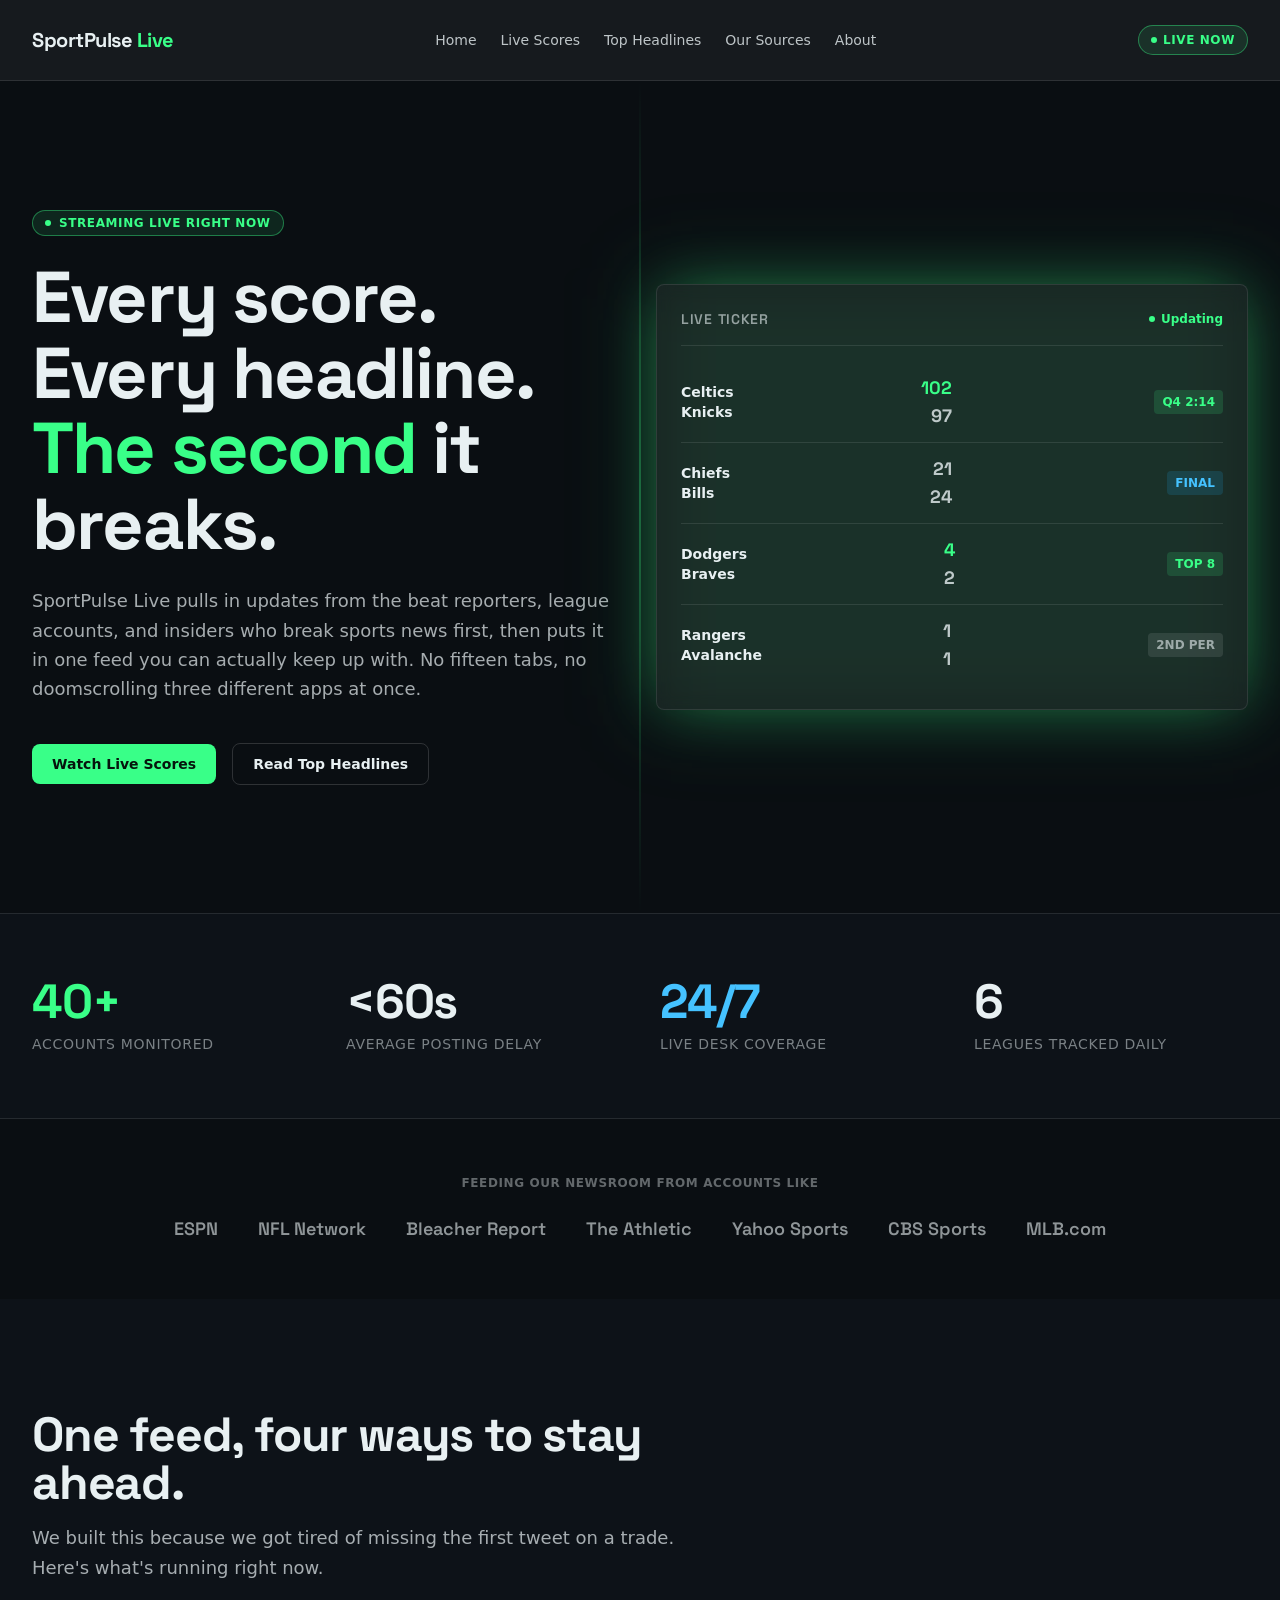
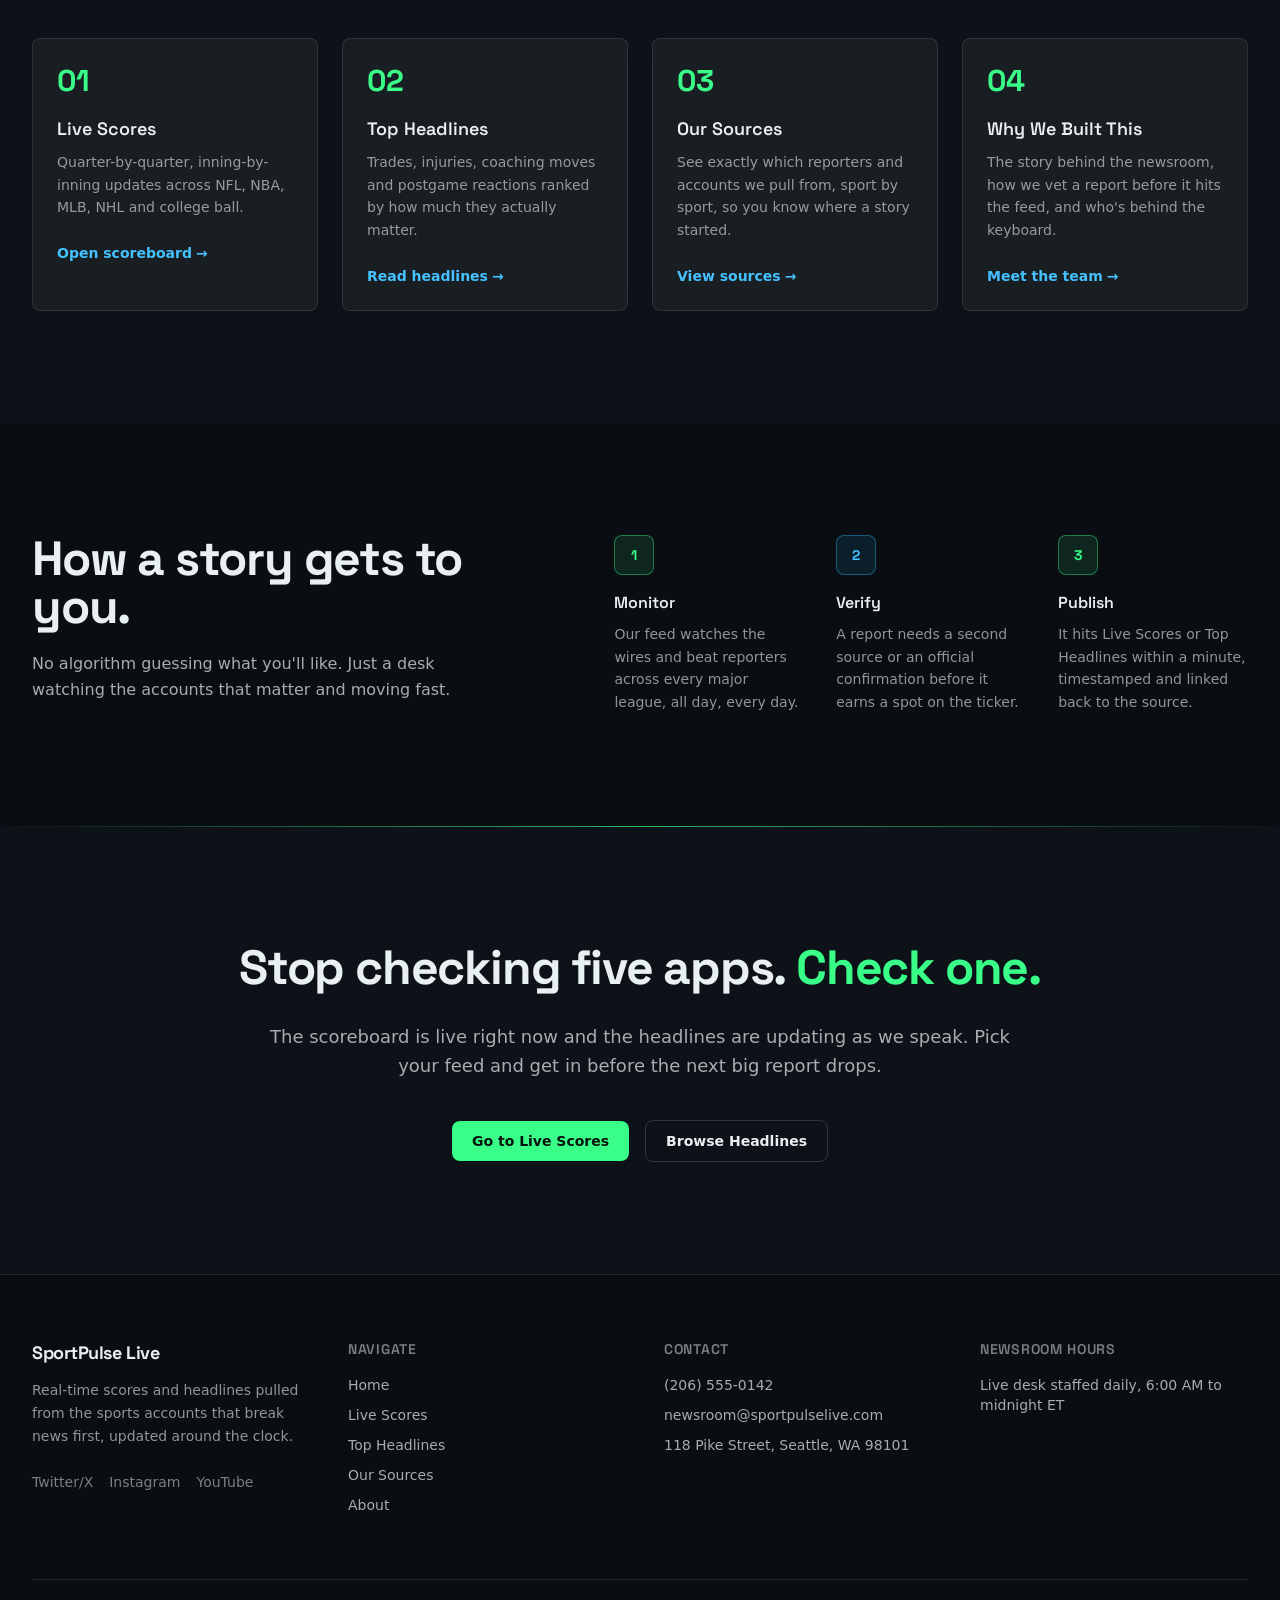
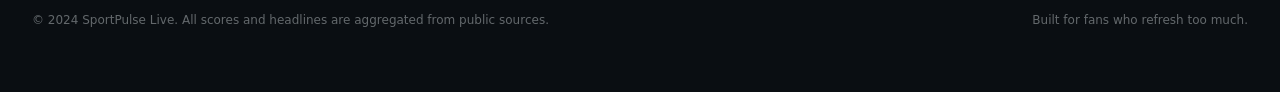
<file: index.html>
<!DOCTYPE html>
<html lang="en">
<head>
<meta charset="utf-8">
<meta name="viewport" content="width=device-width, initial-scale=1">
<title>SportPulse Live — Real-Time Scores &amp; Headlines from Every Major U.S. Sports Account</title>
<meta name="description" content="SportPulse Live tracks live scores and breaking headlines from the top sports accounts across the United States, updated in real time so you never refresh twice.">
<link rel="canonical" href="https://sportpulse-live-1c31.sites.tibly.ai/">
<meta property="og:type" content="website">
<meta property="og:url" content="https://sportpulse-live-1c31.sites.tibly.ai/">
<meta property="og:site_name" content="SportPulse Live">
<meta property="og:title" content="SportPulse Live — Real-Time Scores &amp; Headlines from Every Major U.S. Sports Account">
<meta property="og:description" content="SportPulse Live tracks live scores and breaking headlines from the top sports accounts across the United States, updated in real time so you never refresh twice.">
<meta name="twitter:card" content="summary_large_image">
<link rel="icon" href="/favicon.svg" type="image/svg+xml">
<link rel="preconnect" href="https://fonts.googleapis.com">
<link rel="preconnect" href="https://fonts.gstatic.com" crossorigin>
<link href="https://fonts.googleapis.com/css2?family=Space+Grotesk:wght@500;600;700&family=Inter:wght@400;500;600&display=swap" rel="stylesheet">
<link rel="stylesheet" href="/styles.css">
</head>
<body>
<!-- block:header -->
<header class="sticky top-0 z-50 border-b border-white/10 bg-[#0A0E12]/95 backdrop-blur">
  <div class="mx-auto max-w-7xl px-4 sm:px-6 lg:px-8">
    <div class="flex flex-col gap-3 py-4 sm:h-20 sm:flex-row sm:items-center sm:justify-between sm:py-0">
      <div class="flex items-center justify-between">
        <a href="/" class="flex items-center gap-2">
          <span data-tibly-field="business-name" class="font-display text-xl font-bold tracking-tight text-ink">SportPulse <span class="text-brand-500">Live</span></span>
        </a>
        <span class="ml-3 inline-flex items-center gap-1.5 rounded-full border border-brand-500/40 bg-brand-500/10 px-2.5 py-1 text-xs font-semibold uppercase tracking-wider text-brand-500 sm:hidden">
          <span class="h-1.5 w-1.5 rounded-full bg-brand-500 animate-pulse"></span>Live
        </span>
      </div>
      <nav aria-label="Primary" class="flex flex-wrap items-center gap-x-6 gap-y-2 text-sm font-medium">
        <a href="/" class="text-ink/80 transition hover:text-brand-500">Home</a>
        <a href="/live-scores" class="text-ink/80 transition hover:text-brand-500">Live Scores</a>
        <a href="/headlines" class="text-ink/80 transition hover:text-brand-500">Top Headlines</a>
        <a href="/sources" class="text-ink/80 transition hover:text-brand-500">Our Sources</a>
        <a href="/about" class="text-ink/80 transition hover:text-brand-500">About</a>
      </nav>
      <span class="hidden items-center gap-1.5 rounded-full border border-brand-500/40 bg-brand-500/10 px-3 py-1.5 text-xs font-semibold uppercase tracking-wider text-brand-500 sm:inline-flex">
        <span class="h-1.5 w-1.5 rounded-full bg-brand-500 animate-pulse"></span>Live Now
      </span>
    </div>
  </div>
</header>
<!-- /block:header -->
<!-- block:split-hero -->
<section class="relative overflow-hidden bg-surface" data-block="split-hero">
  <div class="pointer-events-none absolute inset-y-0 left-1/2 hidden w-px -translate-x-1/2 bg-gradient-to-b from-transparent via-brand-500/60 to-transparent lg:block"></div>
  <div class="mx-auto grid max-w-7xl gap-16 px-4 py-20 sm:px-6 lg:grid-cols-2 lg:items-center lg:gap-8 lg:py-32 lg:px-8">
    <div>
      <span class="inline-flex items-center gap-2 rounded-full border border-brand-500/40 bg-brand-500/10 px-3 py-1 text-xs font-semibold uppercase tracking-wider text-brand-500">
        <span class="h-1.5 w-1.5 rounded-full bg-brand-500 animate-pulse"></span>Streaming live right now
      </span>
      <h1 class="mt-6 font-display text-5xl font-bold leading-[1.05] tracking-tight text-ink sm:text-6xl lg:text-7xl">
        Every score.<br class="hidden sm:block"> Every headline.<br class="hidden sm:block"> <span class="text-brand-500">The second</span> it breaks.
      </h1>
      <p class="mt-6 max-w-prose text-lg leading-relaxed text-ink/70">
        <span data-tibly-field="business-name">SportPulse Live</span> pulls in updates from the beat reporters, league accounts, and insiders who break sports news first, then puts it in one feed you can actually keep up with. No fifteen tabs, no doomscrolling three different apps at once.
      </p>
      <div class="mt-10 flex flex-wrap items-center gap-4">
        <a href="/live-scores" class="btn">Watch Live Scores</a>
        <a href="/headlines" class="btn-secondary">Read Top Headlines</a>
      </div>
    </div>

    <div class="relative">
      <div class="absolute -inset-4 rounded-lg bg-brand-500/10 blur-2xl"></div>
      <div class="card relative shadow-[0_0_60px_-15px_theme(colors.brand.500/0.5)]">
        <div class="flex items-center justify-between border-b border-white/10 pb-4">
          <span class="font-display text-sm font-semibold uppercase tracking-wider text-ink/60">Live Ticker</span>
          <span class="flex items-center gap-1.5 text-xs font-semibold text-brand-500">
            <span class="h-1.5 w-1.5 rounded-full bg-brand-500 animate-pulse"></span>Updating
          </span>
        </div>
        <ul class="mt-4 flex flex-col divide-y divide-white/10">
          <li class="flex items-center justify-between py-3">
            <div class="flex flex-col">
              <span class="text-sm font-semibold text-ink">Celtics</span>
              <span class="text-sm font-semibold text-ink">Knicks</span>
            </div>
            <div class="flex flex-col items-end">
              <span class="font-display text-lg font-bold text-brand-500">102</span>
              <span class="font-display text-lg font-bold text-ink/80">97</span>
            </div>
            <span class="ml-4 rounded-sm bg-brand-500/15 px-2 py-1 text-xs font-semibold text-brand-500">Q4 2:14</span>
          </li>
          <li class="flex items-center justify-between py-3">
            <div class="flex flex-col">
              <span class="text-sm font-semibold text-ink">Chiefs</span>
              <span class="text-sm font-semibold text-ink">Bills</span>
            </div>
            <div class="flex flex-col items-end">
              <span class="font-display text-lg font-bold text-ink/80">21</span>
              <span class="font-display text-lg font-bold text-ink/80">24</span>
            </div>
            <span class="ml-4 rounded-sm bg-accent-500/15 px-2 py-1 text-xs font-semibold text-accent-400">FINAL</span>
          </li>
          <li class="flex items-center justify-between py-3">
            <div class="flex flex-col">
              <span class="text-sm font-semibold text-ink">Dodgers</span>
              <span class="text-sm font-semibold text-ink">Braves</span>
            </div>
            <div class="flex flex-col items-end">
              <span class="font-display text-lg font-bold text-brand-500">4</span>
              <span class="font-display text-lg font-bold text-ink/80">2</span>
            </div>
            <span class="ml-4 rounded-sm bg-brand-500/15 px-2 py-1 text-xs font-semibold text-brand-500">TOP 8</span>
          </li>
          <li class="flex items-center justify-between py-3">
            <div class="flex flex-col">
              <span class="text-sm font-semibold text-ink">Rangers</span>
              <span class="text-sm font-semibold text-ink">Avalanche</span>
            </div>
            <div class="flex flex-col items-end">
              <span class="font-display text-lg font-bold text-ink/80">1</span>
              <span class="font-display text-lg font-bold text-ink/80">1</span>
            </div>
            <span class="ml-4 rounded-sm bg-white/10 px-2 py-1 text-xs font-semibold text-ink/60">2ND PER</span>
          </li>
        </ul>
      </div>
    </div>
  </div>
</section>
<!-- /block:split-hero -->
<!-- block:metric-band -->
<section class="border-y border-white/10 bg-[#0d1218]" data-block="metric-band">
  <div class="mx-auto max-w-7xl px-4 py-16 sm:px-6 lg:px-8">
    <div class="grid grid-cols-2 gap-10 lg:grid-cols-4">
      <div class="text-center lg:text-left">
        <p class="font-display text-5xl font-bold tracking-tight text-brand-500">40+</p>
        <p class="mt-2 text-sm font-medium uppercase tracking-wider text-ink/50">Accounts monitored</p>
      </div>
      <div class="text-center lg:text-left">
        <p class="font-display text-5xl font-bold tracking-tight text-ink">&lt;60s</p>
        <p class="mt-2 text-sm font-medium uppercase tracking-wider text-ink/50">Average posting delay</p>
      </div>
      <div class="text-center lg:text-left">
        <p class="font-display text-5xl font-bold tracking-tight text-accent-400">24/7</p>
        <p class="mt-2 text-sm font-medium uppercase tracking-wider text-ink/50">Live desk coverage</p>
      </div>
      <div class="text-center lg:text-left">
        <p class="font-display text-5xl font-bold tracking-tight text-ink">6</p>
        <p class="mt-2 text-sm font-medium uppercase tracking-wider text-ink/50">Leagues tracked daily</p>
      </div>
    </div>
  </div>
</section>
<!-- /block:metric-band -->
<!-- block:trust-bar -->
<section class="bg-surface" data-block="trust-bar">
  <div class="mx-auto max-w-7xl px-4 py-14 sm:px-6 lg:px-8">
    <p class="text-center text-xs font-semibold uppercase tracking-wider text-ink/40">Feeding our newsroom from accounts like</p>
    <div class="mt-6 flex flex-wrap items-center justify-center gap-x-10 gap-y-4">
      <span class="font-display text-lg font-semibold text-ink/60 transition hover:text-ink">ESPN</span>
      <span class="font-display text-lg font-semibold text-ink/60 transition hover:text-ink">NFL Network</span>
      <span class="font-display text-lg font-semibold text-ink/60 transition hover:text-ink">Bleacher Report</span>
      <span class="font-display text-lg font-semibold text-ink/60 transition hover:text-ink">The Athletic</span>
      <span class="font-display text-lg font-semibold text-ink/60 transition hover:text-ink">Yahoo Sports</span>
      <span class="font-display text-lg font-semibold text-ink/60 transition hover:text-ink">CBS Sports</span>
      <span class="font-display text-lg font-semibold text-ink/60 transition hover:text-ink">MLB.com</span>
    </div>
  </div>
</section>
<!-- /block:trust-bar -->
<!-- block:feature-grid -->
<section class="bg-[#0d1218] py-20 sm:py-28" data-block="feature-grid">
  <div class="mx-auto max-w-7xl px-4 sm:px-6 lg:px-8">
    <div class="max-w-2xl">
      <h2 class="font-display text-4xl font-bold tracking-tight text-ink sm:text-5xl">One feed, four ways to stay ahead.</h2>
      <p class="mt-4 text-lg leading-relaxed text-ink/70">We built this because we got tired of missing the first tweet on a trade. Here's what's running right now.</p>
    </div>

    <div class="mt-14 grid gap-6 sm:grid-cols-2 lg:grid-cols-4">
      <a href="/live-scores" class="card group flex flex-col transition hover:border-brand-500/40 hover:bg-white/[0.07]">
        <span class="font-display text-3xl font-bold text-brand-500">01</span>
        <h3 class="mt-4 font-display text-lg font-semibold text-ink">Live Scores</h3>
        <p class="mt-2 text-sm leading-relaxed text-ink/60">Quarter-by-quarter, inning-by-inning updates across NFL, NBA, MLB, NHL and college ball.</p>
        <span class="mt-6 inline-flex items-center gap-1 text-sm font-semibold text-accent-400 transition group-hover:gap-2">Open scoreboard <span aria-hidden="true">&rarr;</span></span>
      </a>
      <a href="/headlines" class="card group flex flex-col transition hover:border-brand-500/40 hover:bg-white/[0.07]">
        <span class="font-display text-3xl font-bold text-brand-500">02</span>
        <h3 class="mt-4 font-display text-lg font-semibold text-ink">Top Headlines</h3>
        <p class="mt-2 text-sm leading-relaxed text-ink/60">Trades, injuries, coaching moves and postgame reactions ranked by how much they actually matter.</p>
        <span class="mt-6 inline-flex items-center gap-1 text-sm font-semibold text-accent-400 transition group-hover:gap-2">Read headlines <span aria-hidden="true">&rarr;</span></span>
      </a>
      <a href="/sources" class="card group flex flex-col transition hover:border-brand-500/40 hover:bg-white/[0.07]">
        <span class="font-display text-3xl font-bold text-brand-500">03</span>
        <h3 class="mt-4 font-display text-lg font-semibold text-ink">Our Sources</h3>
        <p class="mt-2 text-sm leading-relaxed text-ink/60">See exactly which reporters and accounts we pull from, sport by sport, so you know where a story started.</p>
        <span class="mt-6 inline-flex items-center gap-1 text-sm font-semibold text-accent-400 transition group-hover:gap-2">View sources <span aria-hidden="true">&rarr;</span></span>
      </a>
      <a href="/about" class="card group flex flex-col transition hover:border-brand-500/40 hover:bg-white/[0.07]">
        <span class="font-display text-3xl font-bold text-brand-500">04</span>
        <h3 class="mt-4 font-display text-lg font-semibold text-ink">Why We Built This</h3>
        <p class="mt-2 text-sm leading-relaxed text-ink/60">The story behind the newsroom, how we vet a report before it hits the feed, and who's behind the keyboard.</p>
        <span class="mt-6 inline-flex items-center gap-1 text-sm font-semibold text-accent-400 transition group-hover:gap-2">Meet the team <span aria-hidden="true">&rarr;</span></span>
      </a>
    </div>
  </div>
</section>
<!-- /block:feature-grid -->
<!-- block:how-it-works -->
<section class="bg-surface py-20 sm:py-28" data-block="how-it-works">
  <div class="mx-auto max-w-7xl px-4 sm:px-6 lg:px-8">
    <div class="grid gap-16 lg:grid-cols-[0.9fr_1.1fr] lg:items-start">
      <div>
        <h2 class="font-display text-4xl font-bold tracking-tight text-ink sm:text-5xl">How a story gets to you.</h2>
        <p class="mt-5 max-w-md text-base leading-relaxed text-ink/70">No algorithm guessing what you'll like. Just a desk watching the accounts that matter and moving fast.</p>
      </div>
      <div class="grid gap-8 sm:grid-cols-3">
        <div>
          <div class="flex h-10 w-10 items-center justify-center rounded-md border border-brand-500/40 bg-brand-500/10 font-display text-sm font-bold text-brand-500">1</div>
          <h3 class="mt-4 font-display text-base font-semibold text-ink">Monitor</h3>
          <p class="mt-2 text-sm leading-relaxed text-ink/60">Our feed watches the wires and beat reporters across every major league, all day, every day.</p>
        </div>
        <div>
          <div class="flex h-10 w-10 items-center justify-center rounded-md border border-accent-500/40 bg-accent-500/10 font-display text-sm font-bold text-accent-400">2</div>
          <h3 class="mt-4 font-display text-base font-semibold text-ink">Verify</h3>
          <p class="mt-2 text-sm leading-relaxed text-ink/60">A report needs a second source or an official confirmation before it earns a spot on the ticker.</p>
        </div>
        <div>
          <div class="flex h-10 w-10 items-center justify-center rounded-md border border-brand-500/40 bg-brand-500/10 font-display text-sm font-bold text-brand-500">3</div>
          <h3 class="mt-4 font-display text-base font-semibold text-ink">Publish</h3>
          <p class="mt-2 text-sm leading-relaxed text-ink/60">It hits Live Scores or Top Headlines within a minute, timestamped and linked back to the source.</p>
        </div>
      </div>
    </div>
  </div>
</section>
<!-- /block:how-it-works -->
<!-- block:cta-banner -->
<section class="relative overflow-hidden bg-[#0d1218] py-20 sm:py-28" data-block="cta-banner">
  <div class="pointer-events-none absolute inset-x-0 top-0 h-px bg-gradient-to-r from-transparent via-brand-500/70 to-transparent"></div>
  <div class="mx-auto max-w-4xl px-4 text-center sm:px-6 lg:px-8">
    <h2 class="font-display text-4xl font-bold leading-tight tracking-tight text-ink sm:text-5xl">
      Stop checking five apps. <span class="text-brand-500">Check one.</span>
    </h2>
    <p class="mx-auto mt-6 max-w-prose text-lg leading-relaxed text-ink/70">
      The scoreboard is live right now and the headlines are updating as we speak. Pick your feed and get in before the next big report drops.
    </p>
    <div class="mt-10 flex flex-wrap items-center justify-center gap-4">
      <a href="/live-scores" class="btn">Go to Live Scores</a>
      <a href="/headlines" class="btn-secondary">Browse Headlines</a>
    </div>
  </div>
</section>
<!-- /block:cta-banner -->
<!-- block:footer -->
<footer class="border-t border-white/10 bg-[#0A0E12] text-ink">
  <div class="mx-auto max-w-7xl px-4 py-16 sm:px-6 lg:px-8">
    <div class="grid gap-12 md:grid-cols-4">
      <div class="md:col-span-1">
        <span data-tibly-field="business-name" class="font-display text-lg font-bold tracking-tight text-ink">SportPulse Live</span>
        <p class="mt-3 max-w-xs text-sm leading-relaxed text-ink/60">Real-time scores and headlines pulled from the sports accounts that break news first, updated around the clock.</p>
        <div data-tibly-field="links" class="mt-6 flex items-center gap-4">
          <a href="https://twitter.com" class="text-sm text-ink/50 transition hover:text-accent-400">Twitter/X</a>
          <a href="https://instagram.com" class="text-sm text-ink/50 transition hover:text-accent-400">Instagram</a>
          <a href="https://youtube.com" class="text-sm text-ink/50 transition hover:text-accent-400">YouTube</a>
        </div>
      </div>

      <div>
        <h3 class="font-display text-sm font-semibold uppercase tracking-wider text-ink/50">Navigate</h3>
        <nav aria-label="Footer" class="mt-4 flex flex-col gap-2.5 text-sm">
          <a href="/" class="text-ink/70 transition hover:text-brand-500">Home</a>
          <a href="/live-scores" class="text-ink/70 transition hover:text-brand-500">Live Scores</a>
          <a href="/headlines" class="text-ink/70 transition hover:text-brand-500">Top Headlines</a>
          <a href="/sources" class="text-ink/70 transition hover:text-brand-500">Our Sources</a>
          <a href="/about" class="text-ink/70 transition hover:text-brand-500">About</a>
        </nav>
      </div>

      <div>
        <h3 class="font-display text-sm font-semibold uppercase tracking-wider text-ink/50">Contact</h3>
        <ul class="mt-4 flex flex-col gap-2.5 text-sm text-ink/70">
          <li><a href="tel:+12065550142" data-tibly-field="phone" class="transition hover:text-brand-500">(206) 555-0142</a></li>
          <li><a href="mailto:newsroom@sportpulselive.com" data-tibly-field="email" class="transition hover:text-brand-500">newsroom@sportpulselive.com</a></li>
          <li><span data-tibly-field="address">118 Pike Street, Seattle, WA 98101</span></li>
        </ul>
      </div>

      <div>
        <h3 class="font-display text-sm font-semibold uppercase tracking-wider text-ink/50">Newsroom Hours</h3>
        <p class="mt-4 text-sm text-ink/70" data-tibly-field="hours">Live desk staffed daily, 6:00 AM to midnight ET</p>
      </div>
    </div>

    <div class="mt-16 flex flex-col gap-4 border-t border-white/10 pt-8 text-xs text-ink/40 sm:flex-row sm:items-center sm:justify-between">
      <p>&copy; 2024 <span data-tibly-field="business-name">SportPulse Live</span>. All scores and headlines are aggregated from public sources.</p>
      <p>Built for fans who refresh too much.</p>
    </div>
  </div>
</footer>
<!-- /block:footer -->
  <script async src="https://api.tibly.ai/widget/v1.js"></script>
</body>
</html>
</file>
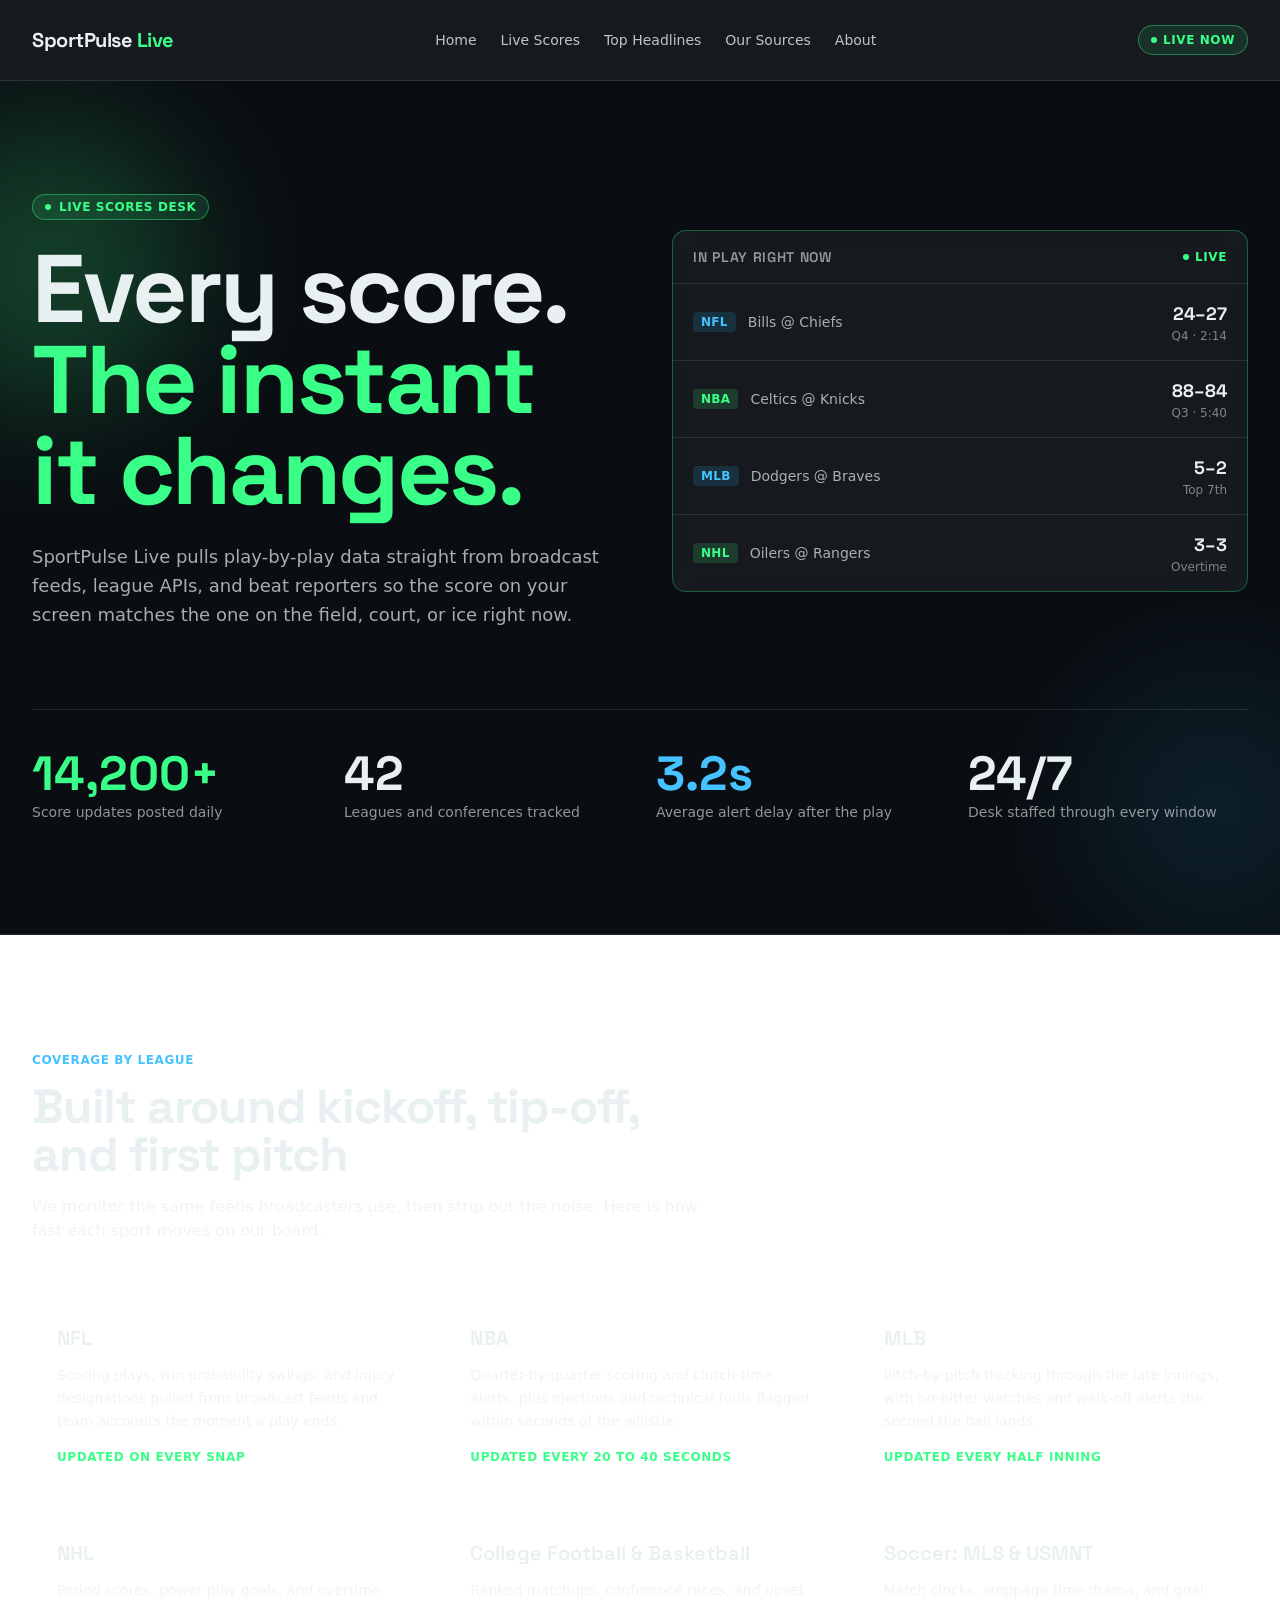
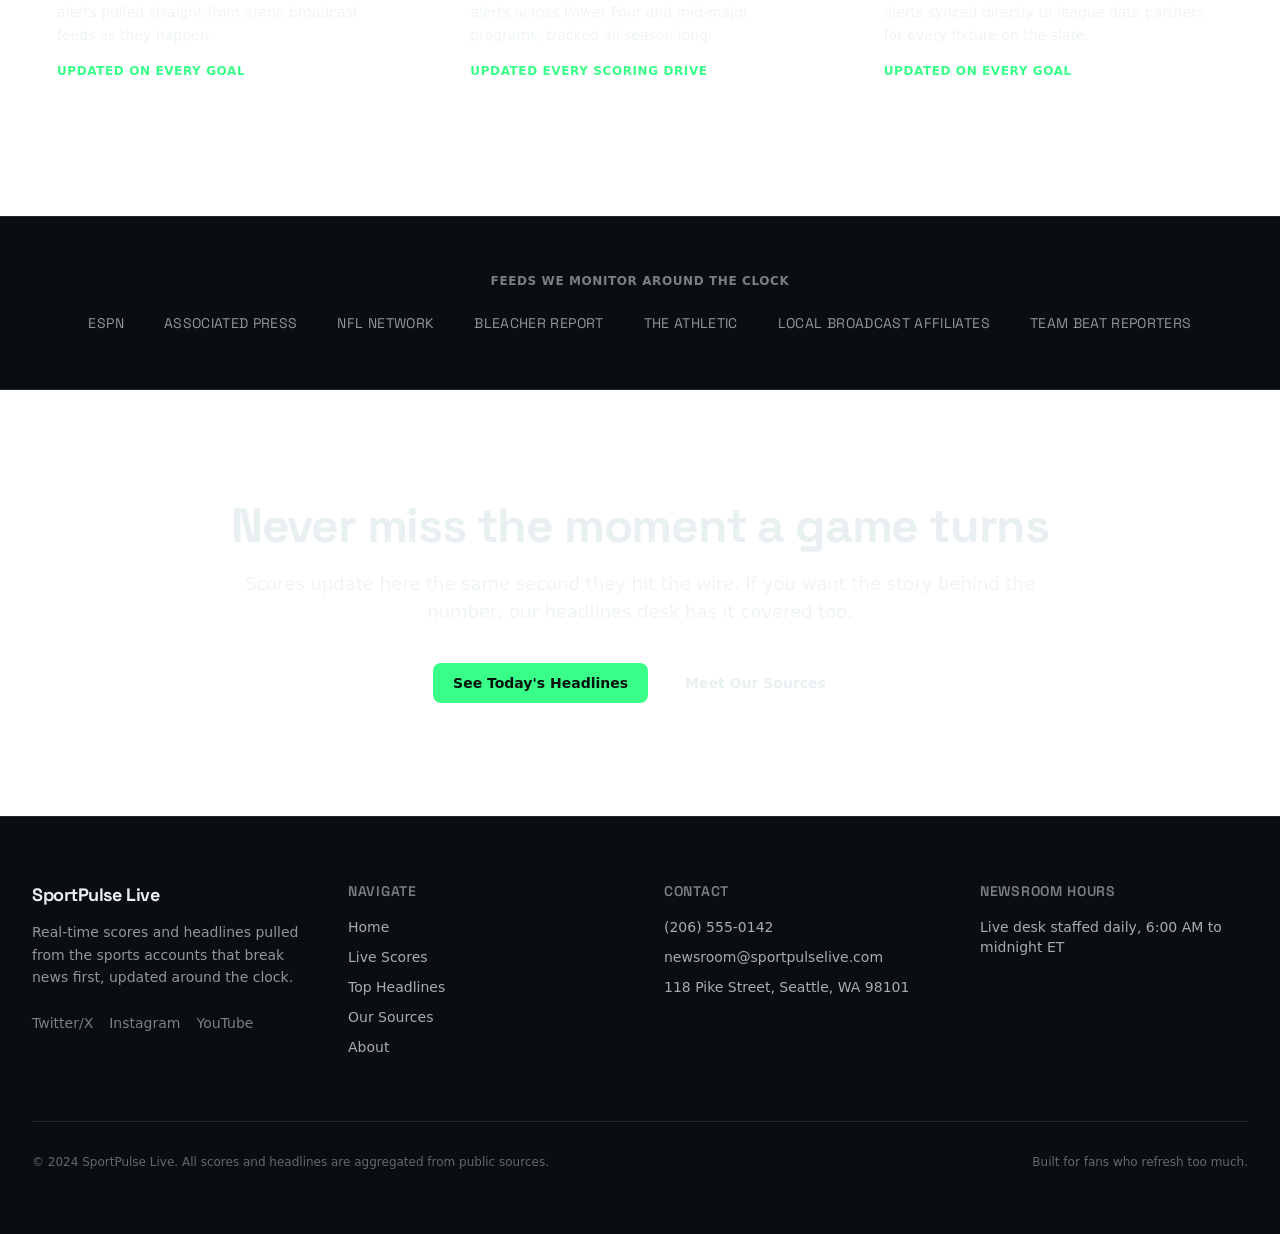
<file: live-scores.html>
<!DOCTYPE html>
<html lang="en">
<head>
<meta charset="utf-8">
<meta name="viewport" content="width=device-width, initial-scale=1">
<title>Live Scores, Updated in Real Time | SportPulse Live</title>
<meta name="description" content="Live scores and in-game alerts from every major U.S. league, pulled continuously from broadcast feeds and beat reporters and posted within seconds of the play.">
<link rel="canonical" href="https://sportpulse-live-1c31.sites.tibly.ai/live-scores">
<meta property="og:type" content="website">
<meta property="og:url" content="https://sportpulse-live-1c31.sites.tibly.ai/live-scores">
<meta property="og:site_name" content="SportPulse Live">
<meta property="og:title" content="Live Scores, Updated in Real Time | SportPulse Live">
<meta property="og:description" content="Live scores and in-game alerts from every major U.S. league, pulled continuously from broadcast feeds and beat reporters and posted within seconds of the play.">
<meta name="twitter:card" content="summary_large_image">
<link rel="icon" href="/favicon.svg" type="image/svg+xml">
<link rel="preconnect" href="https://fonts.googleapis.com">
<link rel="preconnect" href="https://fonts.gstatic.com" crossorigin>
<link href="https://fonts.googleapis.com/css2?family=Space+Grotesk:wght@500;600;700&family=Inter:wght@400;500;600&display=swap" rel="stylesheet">
<link rel="stylesheet" href="/styles.css">
</head>
<body>
<!-- block:header -->
<header class="sticky top-0 z-50 border-b border-white/10 bg-[#0A0E12]/95 backdrop-blur">
  <div class="mx-auto max-w-7xl px-4 sm:px-6 lg:px-8">
    <div class="flex flex-col gap-3 py-4 sm:h-20 sm:flex-row sm:items-center sm:justify-between sm:py-0">
      <div class="flex items-center justify-between">
        <a href="/" class="flex items-center gap-2">
          <span data-tibly-field="business-name" class="font-display text-xl font-bold tracking-tight text-ink">SportPulse <span class="text-brand-500">Live</span></span>
        </a>
        <span class="ml-3 inline-flex items-center gap-1.5 rounded-full border border-brand-500/40 bg-brand-500/10 px-2.5 py-1 text-xs font-semibold uppercase tracking-wider text-brand-500 sm:hidden">
          <span class="h-1.5 w-1.5 rounded-full bg-brand-500 animate-pulse"></span>Live
        </span>
      </div>
      <nav aria-label="Primary" class="flex flex-wrap items-center gap-x-6 gap-y-2 text-sm font-medium">
        <a href="/" class="text-ink/80 transition hover:text-brand-500">Home</a>
        <a href="/live-scores" class="text-ink/80 transition hover:text-brand-500">Live Scores</a>
        <a href="/headlines" class="text-ink/80 transition hover:text-brand-500">Top Headlines</a>
        <a href="/sources" class="text-ink/80 transition hover:text-brand-500">Our Sources</a>
        <a href="/about" class="text-ink/80 transition hover:text-brand-500">About</a>
      </nav>
      <span class="hidden items-center gap-1.5 rounded-full border border-brand-500/40 bg-brand-500/10 px-3 py-1.5 text-xs font-semibold uppercase tracking-wider text-brand-500 sm:inline-flex">
        <span class="h-1.5 w-1.5 rounded-full bg-brand-500 animate-pulse"></span>Live Now
      </span>
    </div>
  </div>
</header>
<!-- /block:header -->
<!-- block:metric-band -->
<section class="relative overflow-hidden border-b border-white/10 bg-surface py-20 sm:py-28" data-block="metric-band">
  <div class="pointer-events-none absolute -left-24 top-10 h-72 w-72 rounded-full bg-brand-500/20 blur-3xl"></div>
  <div class="pointer-events-none absolute -right-16 bottom-0 h-64 w-64 rounded-full bg-accent-500/10 blur-3xl"></div>
  <div class="relative mx-auto max-w-7xl px-4 sm:px-6 lg:px-8">
    <div class="grid gap-14 lg:grid-cols-2 lg:items-center lg:gap-16">
      <div>
        <span class="inline-flex items-center gap-2 rounded-full border border-brand-500/40 bg-brand-500/10 px-3 py-1 text-xs font-semibold uppercase tracking-wider text-brand-500">
          <span class="h-1.5 w-1.5 rounded-full bg-brand-500 animate-pulse"></span>Live Scores Desk
        </span>
        <h1 class="mt-6 font-display text-6xl font-bold leading-[0.95] tracking-tight text-ink sm:text-7xl lg:text-8xl">
          Every score.
          <span class="block text-brand-500">The instant it changes.</span>
        </h1>
        <p class="mt-6 max-w-prose text-lg leading-relaxed text-ink/70">
          <span data-tibly-field="business-name">SportPulse Live</span> pulls play-by-play data straight from broadcast feeds, league APIs, and beat reporters so the score on your screen matches the one on the field, court, or ice right now.
        </p>
      </div>
      <div class="relative rounded-lg border border-brand-500/30 bg-white/5 backdrop-blur-sm">
        <div class="flex items-center justify-between border-b border-white/10 px-5 py-4">
          <span class="font-display text-sm font-semibold uppercase tracking-wider text-ink/60">In Play Right Now</span>
          <span class="flex items-center gap-1.5 text-xs font-semibold uppercase tracking-wider text-brand-500">
            <span class="h-1.5 w-1.5 rounded-full bg-brand-500 animate-pulse"></span>Live
          </span>
        </div>
        <ul class="divide-y divide-white/10">
          <li class="flex items-center justify-between px-5 py-4">
            <div class="flex items-center gap-3">
              <span class="rounded-sm bg-accent-500/15 px-2 py-0.5 text-xs font-semibold uppercase tracking-wide text-accent-400">NFL</span>
              <span class="text-sm text-ink/70">Bills @ Chiefs</span>
            </div>
            <div class="text-right">
              <p class="font-display text-lg font-bold text-ink">24&ndash;27</p>
              <p class="text-xs text-ink/50">Q4 &middot; 2:14</p>
            </div>
          </li>
          <li class="flex items-center justify-between px-5 py-4">
            <div class="flex items-center gap-3">
              <span class="rounded-sm bg-brand-500/15 px-2 py-0.5 text-xs font-semibold uppercase tracking-wide text-brand-500">NBA</span>
              <span class="text-sm text-ink/70">Celtics @ Knicks</span>
            </div>
            <div class="text-right">
              <p class="font-display text-lg font-bold text-ink">88&ndash;84</p>
              <p class="text-xs text-ink/50">Q3 &middot; 5:40</p>
            </div>
          </li>
          <li class="flex items-center justify-between px-5 py-4">
            <div class="flex items-center gap-3">
              <span class="rounded-sm bg-accent-500/15 px-2 py-0.5 text-xs font-semibold uppercase tracking-wide text-accent-400">MLB</span>
              <span class="text-sm text-ink/70">Dodgers @ Braves</span>
            </div>
            <div class="text-right">
              <p class="font-display text-lg font-bold text-ink">5&ndash;2</p>
              <p class="text-xs text-ink/50">Top 7th</p>
            </div>
          </li>
          <li class="flex items-center justify-between px-5 py-4">
            <div class="flex items-center gap-3">
              <span class="rounded-sm bg-brand-500/15 px-2 py-0.5 text-xs font-semibold uppercase tracking-wide text-brand-500">NHL</span>
              <span class="text-sm text-ink/70">Oilers @ Rangers</span>
            </div>
            <div class="text-right">
              <p class="font-display text-lg font-bold text-ink">3&ndash;3</p>
              <p class="text-xs text-ink/50">Overtime</p>
            </div>
          </li>
        </ul>
      </div>
    </div>

    <div class="mt-16 grid grid-cols-2 gap-8 border-t border-white/10 pt-10 sm:grid-cols-4 lg:mt-20">
      <div>
        <p class="font-display text-4xl font-bold text-brand-500 sm:text-5xl">14,200+</p>
        <p class="mt-1 text-sm text-ink/60">Score updates posted daily</p>
      </div>
      <div>
        <p class="font-display text-4xl font-bold text-ink sm:text-5xl">42</p>
        <p class="mt-1 text-sm text-ink/60">Leagues and conferences tracked</p>
      </div>
      <div>
        <p class="font-display text-4xl font-bold text-accent-400 sm:text-5xl">3.2s</p>
        <p class="mt-1 text-sm text-ink/60">Average alert delay after the play</p>
      </div>
      <div>
        <p class="font-display text-4xl font-bold text-ink sm:text-5xl">24/7</p>
        <p class="mt-1 text-sm text-ink/60">Desk staffed through every window</p>
      </div>
    </div>
  </div>
</section>
<!-- /block:metric-band -->
<!-- block:feature-grid -->
<section class="bg-white/[0.03] py-24 sm:py-28" data-block="feature-grid">
  <div class="mx-auto max-w-7xl px-4 sm:px-6 lg:px-8">
    <div class="max-w-2xl">
      <span class="text-xs font-semibold uppercase tracking-wider text-accent-400">Coverage by league</span>
      <h2 class="mt-3 font-display text-4xl font-bold tracking-tight text-ink sm:text-5xl">
        Built around kickoff, tip-off, and first pitch
      </h2>
      <p class="mt-4 text-ink/70">
        We monitor the same feeds broadcasters use, then strip out the noise. Here is how fast each sport moves on our board.
      </p>
    </div>

    <div class="mt-14 grid gap-6 sm:grid-cols-2 lg:grid-cols-3">
      <div class="card">
        <h3 class="font-display text-xl font-semibold text-ink">NFL</h3>
        <p class="mt-3 text-sm leading-relaxed text-ink/70">Scoring plays, win probability swings, and injury designations pulled from broadcast feeds and team accounts the moment a play ends.</p>
        <p class="mt-4 text-xs font-semibold uppercase tracking-wider text-brand-500">Updated on every snap</p>
      </div>
      <div class="card">
        <h3 class="font-display text-xl font-semibold text-ink">NBA</h3>
        <p class="mt-3 text-sm leading-relaxed text-ink/70">Quarter-by-quarter scoring and clutch-time alerts, plus ejections and technical fouls flagged within seconds of the whistle.</p>
        <p class="mt-4 text-xs font-semibold uppercase tracking-wider text-brand-500">Updated every 20 to 40 seconds</p>
      </div>
      <div class="card">
        <h3 class="font-display text-xl font-semibold text-ink">MLB</h3>
        <p class="mt-3 text-sm leading-relaxed text-ink/70">Pitch-by-pitch tracking through the late innings, with no-hitter watches and walk-off alerts the second the ball lands.</p>
        <p class="mt-4 text-xs font-semibold uppercase tracking-wider text-brand-500">Updated every half inning</p>
      </div>
      <div class="card">
        <h3 class="font-display text-xl font-semibold text-ink">NHL</h3>
        <p class="mt-3 text-sm leading-relaxed text-ink/70">Period scores, power play goals, and overtime alerts pulled straight from arena broadcast feeds as they happen.</p>
        <p class="mt-4 text-xs font-semibold uppercase tracking-wider text-brand-500">Updated on every goal</p>
      </div>
      <div class="card">
        <h3 class="font-display text-xl font-semibold text-ink">College Football &amp; Basketball</h3>
        <p class="mt-3 text-sm leading-relaxed text-ink/70">Ranked matchups, conference races, and upset alerts across Power Four and mid-major programs, tracked all season long.</p>
        <p class="mt-4 text-xs font-semibold uppercase tracking-wider text-brand-500">Updated every scoring drive</p>
      </div>
      <div class="card">
        <h3 class="font-display text-xl font-semibold text-ink">Soccer: MLS &amp; USMNT</h3>
        <p class="mt-3 text-sm leading-relaxed text-ink/70">Match clocks, stoppage time drama, and goal alerts synced directly to league data partners for every fixture on the slate.</p>
        <p class="mt-4 text-xs font-semibold uppercase tracking-wider text-brand-500">Updated on every goal</p>
      </div>
    </div>
  </div>
</section>
<!-- /block:feature-grid -->
<!-- block:trust-bar -->
<section class="border-y border-white/10 bg-surface py-14" data-block="trust-bar">
  <div class="mx-auto max-w-7xl px-4 text-center sm:px-6 lg:px-8">
    <p class="text-xs font-semibold uppercase tracking-wider text-ink/50">Feeds we monitor around the clock</p>
    <div class="mt-6 flex flex-wrap items-center justify-center gap-x-10 gap-y-4">
      <span class="font-display text-sm uppercase tracking-wide text-ink/60 transition hover:text-ink">ESPN</span>
      <span class="font-display text-sm uppercase tracking-wide text-ink/60 transition hover:text-ink">Associated Press</span>
      <span class="font-display text-sm uppercase tracking-wide text-ink/60 transition hover:text-ink">NFL Network</span>
      <span class="font-display text-sm uppercase tracking-wide text-ink/60 transition hover:text-ink">Bleacher Report</span>
      <span class="font-display text-sm uppercase tracking-wide text-ink/60 transition hover:text-ink">The Athletic</span>
      <span class="font-display text-sm uppercase tracking-wide text-ink/60 transition hover:text-ink">Local Broadcast Affiliates</span>
      <span class="font-display text-sm uppercase tracking-wide text-ink/60 transition hover:text-ink">Team Beat Reporters</span>
    </div>
  </div>
</section>
<!-- /block:trust-bar -->
<!-- block:cta-banner -->
<section class="bg-white/[0.03] py-24 sm:py-28" data-block="cta-banner">
  <div class="mx-auto max-w-4xl px-4 text-center sm:px-6 lg:px-8">
    <h2 class="font-display text-4xl font-bold tracking-tight text-ink sm:text-5xl">
      Never miss the moment a game turns
    </h2>
    <p class="mt-5 text-lg text-ink/70">
      Scores update here the same second they hit the wire. If you want the story behind the number, our headlines desk has it covered too.
    </p>
    <div class="mt-9 flex flex-col items-center justify-center gap-4 sm:flex-row">
      <a href="/headlines" class="btn">See Today's Headlines</a>
      <a href="/sources" class="btn-secondary">Meet Our Sources</a>
    </div>
  </div>
</section>
<!-- /block:cta-banner -->
<!-- block:footer -->
<footer class="border-t border-white/10 bg-[#0A0E12] text-ink">
  <div class="mx-auto max-w-7xl px-4 py-16 sm:px-6 lg:px-8">
    <div class="grid gap-12 md:grid-cols-4">
      <div class="md:col-span-1">
        <span data-tibly-field="business-name" class="font-display text-lg font-bold tracking-tight text-ink">SportPulse Live</span>
        <p class="mt-3 max-w-xs text-sm leading-relaxed text-ink/60">Real-time scores and headlines pulled from the sports accounts that break news first, updated around the clock.</p>
        <div data-tibly-field="links" class="mt-6 flex items-center gap-4">
          <a href="https://twitter.com" class="text-sm text-ink/50 transition hover:text-accent-400">Twitter/X</a>
          <a href="https://instagram.com" class="text-sm text-ink/50 transition hover:text-accent-400">Instagram</a>
          <a href="https://youtube.com" class="text-sm text-ink/50 transition hover:text-accent-400">YouTube</a>
        </div>
      </div>

      <div>
        <h3 class="font-display text-sm font-semibold uppercase tracking-wider text-ink/50">Navigate</h3>
        <nav aria-label="Footer" class="mt-4 flex flex-col gap-2.5 text-sm">
          <a href="/" class="text-ink/70 transition hover:text-brand-500">Home</a>
          <a href="/live-scores" class="text-ink/70 transition hover:text-brand-500">Live Scores</a>
          <a href="/headlines" class="text-ink/70 transition hover:text-brand-500">Top Headlines</a>
          <a href="/sources" class="text-ink/70 transition hover:text-brand-500">Our Sources</a>
          <a href="/about" class="text-ink/70 transition hover:text-brand-500">About</a>
        </nav>
      </div>

      <div>
        <h3 class="font-display text-sm font-semibold uppercase tracking-wider text-ink/50">Contact</h3>
        <ul class="mt-4 flex flex-col gap-2.5 text-sm text-ink/70">
          <li><a href="tel:+12065550142" data-tibly-field="phone" class="transition hover:text-brand-500">(206) 555-0142</a></li>
          <li><a href="mailto:newsroom@sportpulselive.com" data-tibly-field="email" class="transition hover:text-brand-500">newsroom@sportpulselive.com</a></li>
          <li><span data-tibly-field="address">118 Pike Street, Seattle, WA 98101</span></li>
        </ul>
      </div>

      <div>
        <h3 class="font-display text-sm font-semibold uppercase tracking-wider text-ink/50">Newsroom Hours</h3>
        <p class="mt-4 text-sm text-ink/70" data-tibly-field="hours">Live desk staffed daily, 6:00 AM to midnight ET</p>
      </div>
    </div>

    <div class="mt-16 flex flex-col gap-4 border-t border-white/10 pt-8 text-xs text-ink/40 sm:flex-row sm:items-center sm:justify-between">
      <p>&copy; 2024 <span data-tibly-field="business-name">SportPulse Live</span>. All scores and headlines are aggregated from public sources.</p>
      <p>Built for fans who refresh too much.</p>
    </div>
  </div>
</footer>
<!-- /block:footer -->
  <script async src="https://api.tibly.ai/widget/v1.js"></script>
</body>
</html>
</file>
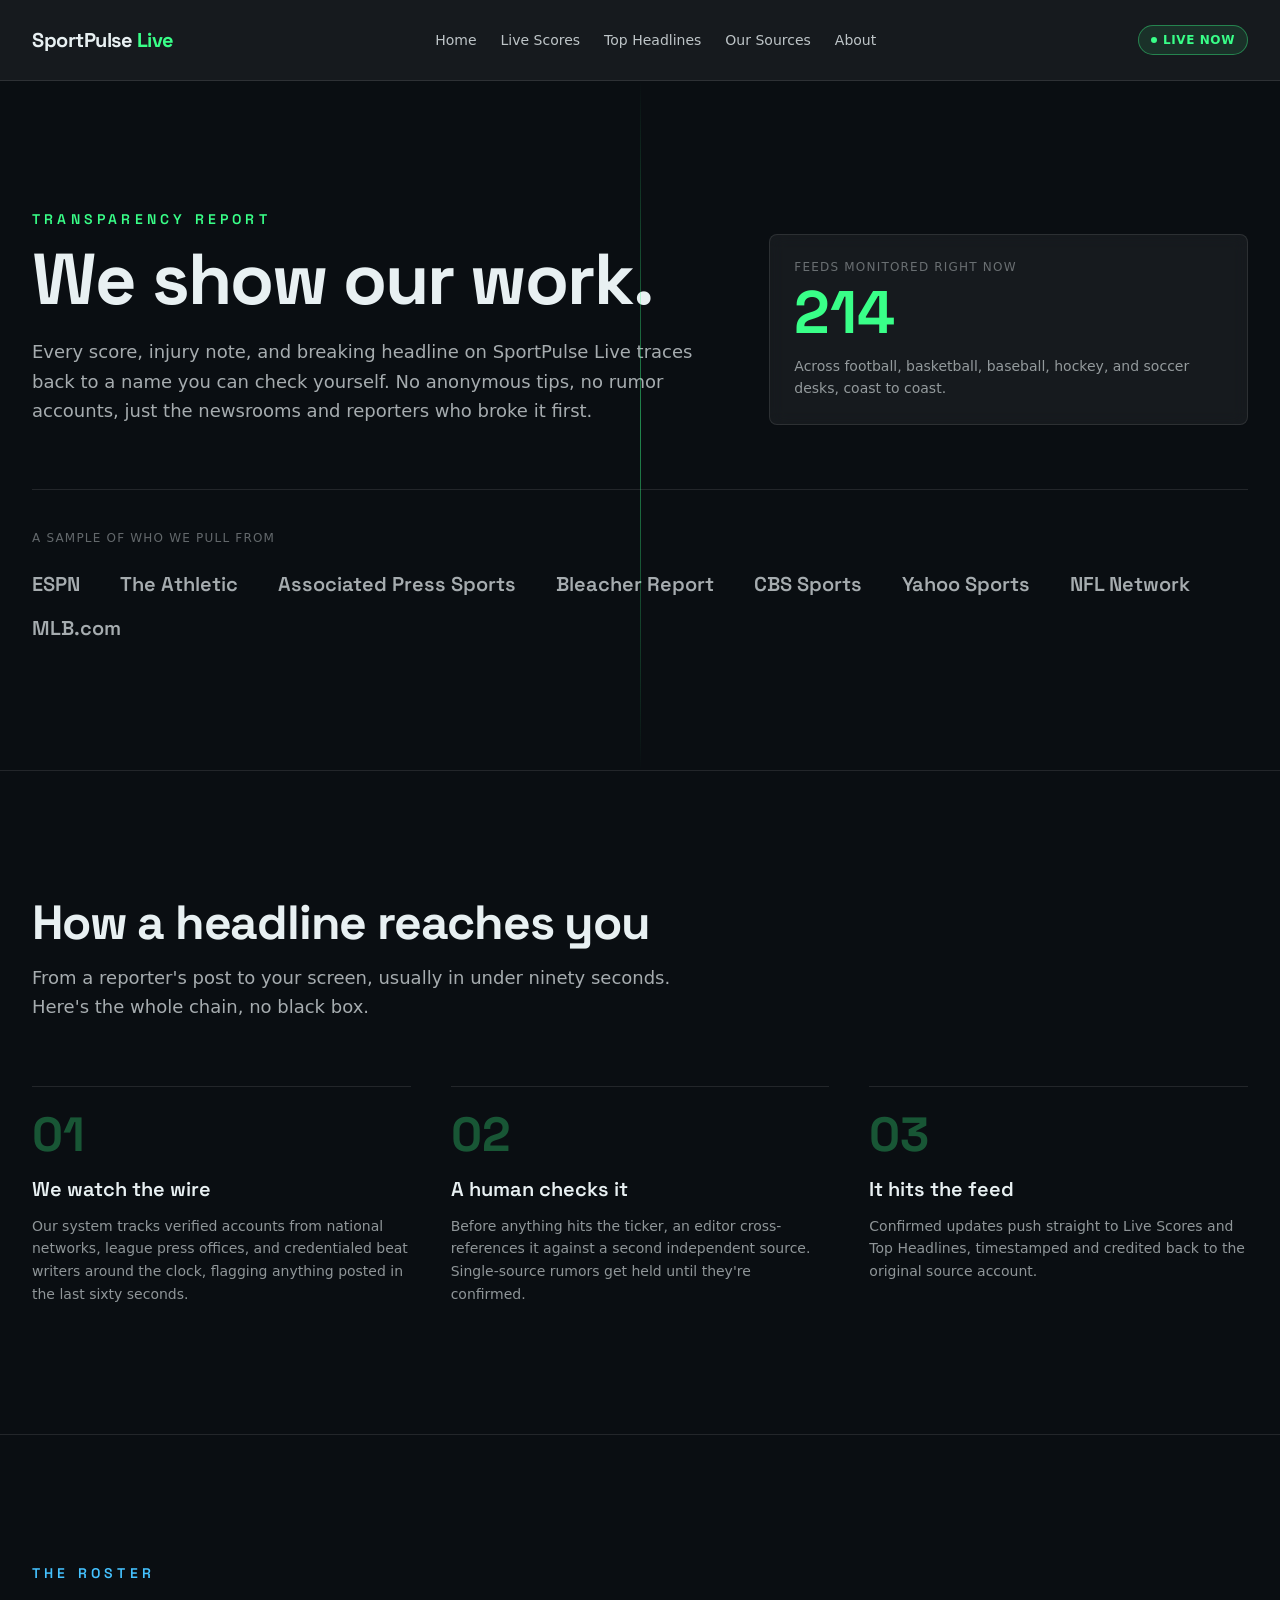
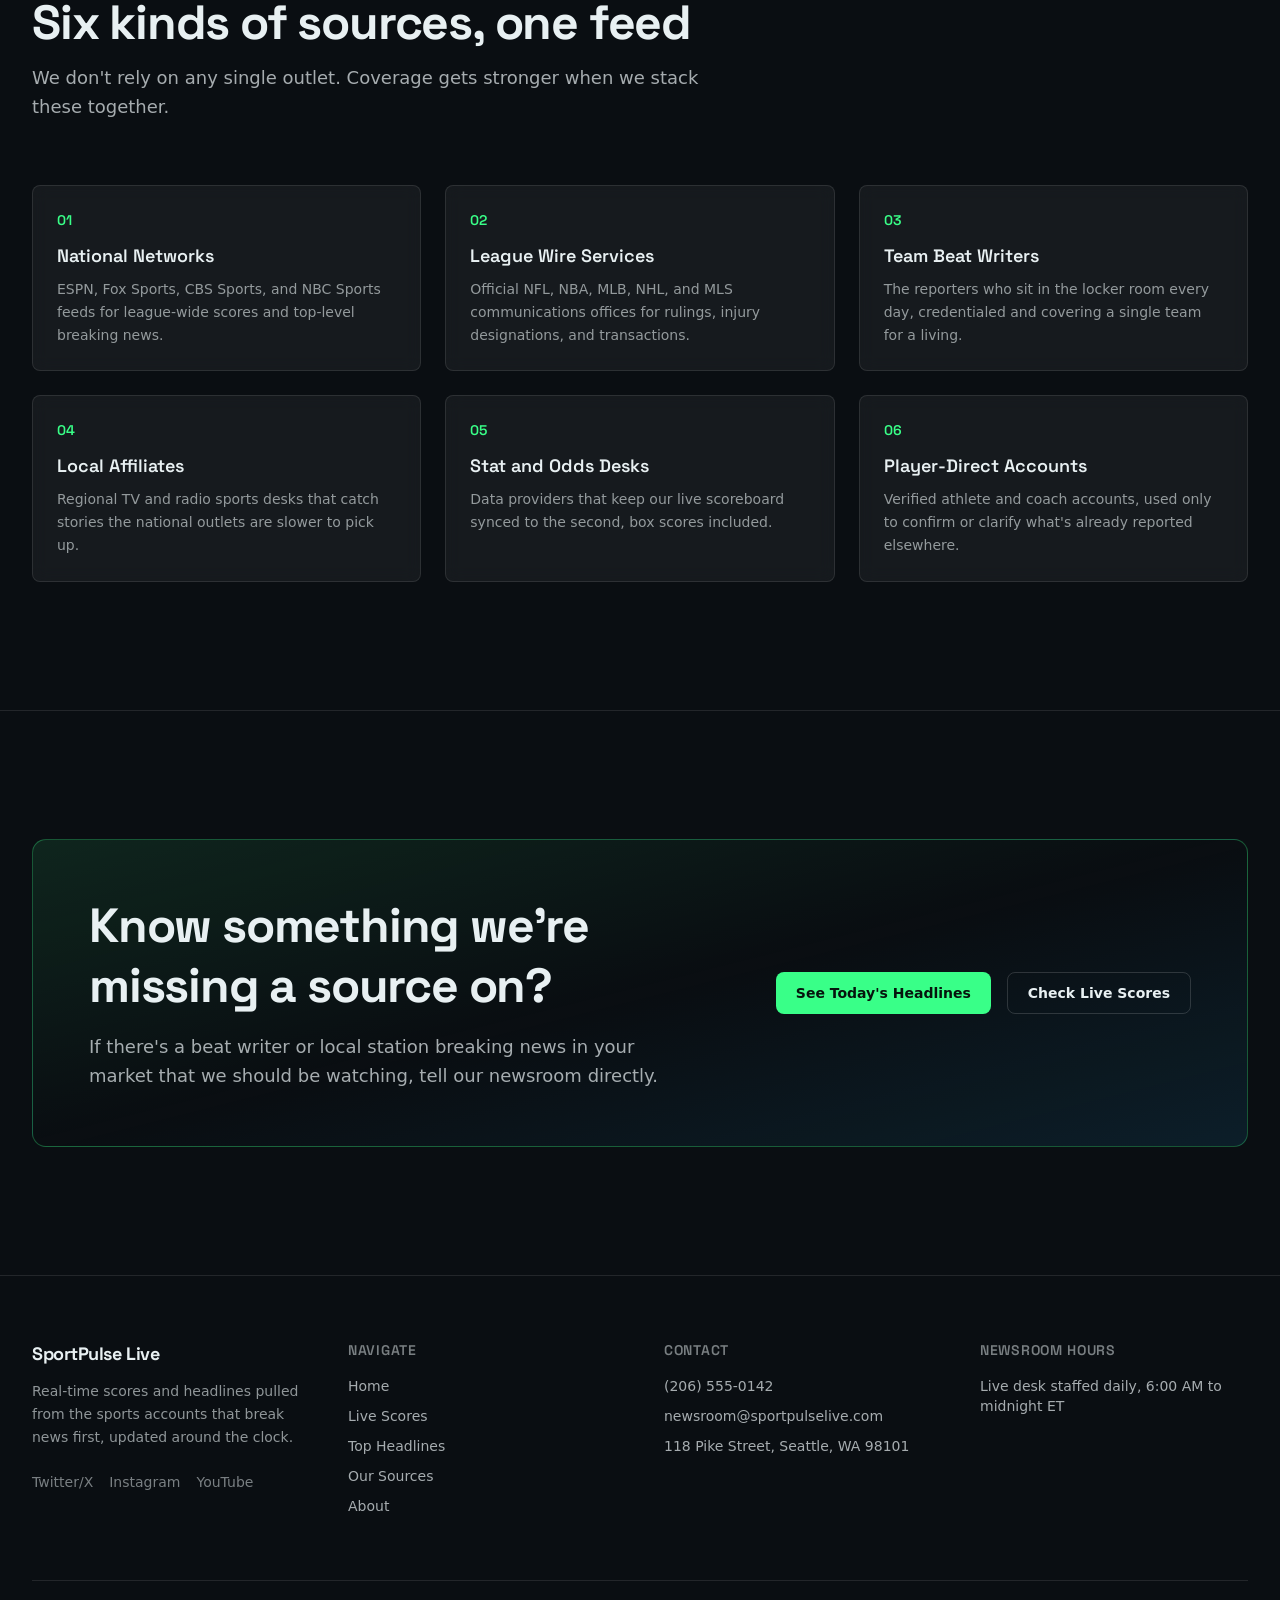
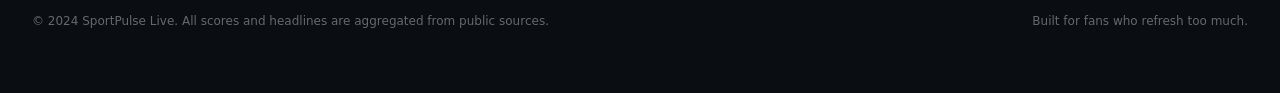
<file: sources.html>
<!DOCTYPE html>
<html lang="en">
<head>
<meta charset="utf-8">
<meta name="viewport" content="width=device-width, initial-scale=1">
<title>Our Sources | SportPulse Live</title>
<meta name="description" content="See exactly which networks, teams, and journalists feed the SportPulse Live scoreboard. A transparent look at the 200-plus accounts we monitor around the clock.">
<link rel="canonical" href="https://sportpulse-live-1c31.sites.tibly.ai/sources">
<meta property="og:type" content="website">
<meta property="og:url" content="https://sportpulse-live-1c31.sites.tibly.ai/sources">
<meta property="og:site_name" content="SportPulse Live">
<meta property="og:title" content="Our Sources | SportPulse Live">
<meta property="og:description" content="See exactly which networks, teams, and journalists feed the SportPulse Live scoreboard. A transparent look at the 200-plus accounts we monitor around the clock.">
<meta name="twitter:card" content="summary_large_image">
<link rel="icon" href="/favicon.svg" type="image/svg+xml">
<link rel="preconnect" href="https://fonts.googleapis.com">
<link rel="preconnect" href="https://fonts.gstatic.com" crossorigin>
<link href="https://fonts.googleapis.com/css2?family=Space+Grotesk:wght@500;600;700&family=Inter:wght@400;500;600&display=swap" rel="stylesheet">
<link rel="stylesheet" href="/styles.css">
</head>
<body>
<!-- block:header -->
<header class="sticky top-0 z-50 border-b border-white/10 bg-[#0A0E12]/95 backdrop-blur">
  <div class="mx-auto max-w-7xl px-4 sm:px-6 lg:px-8">
    <div class="flex flex-col gap-3 py-4 sm:h-20 sm:flex-row sm:items-center sm:justify-between sm:py-0">
      <div class="flex items-center justify-between">
        <a href="/" class="flex items-center gap-2">
          <span data-tibly-field="business-name" class="font-display text-xl font-bold tracking-tight text-ink">SportPulse <span class="text-brand-500">Live</span></span>
        </a>
        <span class="ml-3 inline-flex items-center gap-1.5 rounded-full border border-brand-500/40 bg-brand-500/10 px-2.5 py-1 text-xs font-semibold uppercase tracking-wider text-brand-500 sm:hidden">
          <span class="h-1.5 w-1.5 rounded-full bg-brand-500 animate-pulse"></span>Live
        </span>
      </div>
      <nav aria-label="Primary" class="flex flex-wrap items-center gap-x-6 gap-y-2 text-sm font-medium">
        <a href="/" class="text-ink/80 transition hover:text-brand-500">Home</a>
        <a href="/live-scores" class="text-ink/80 transition hover:text-brand-500">Live Scores</a>
        <a href="/headlines" class="text-ink/80 transition hover:text-brand-500">Top Headlines</a>
        <a href="/sources" class="text-ink/80 transition hover:text-brand-500">Our Sources</a>
        <a href="/about" class="text-ink/80 transition hover:text-brand-500">About</a>
      </nav>
      <span class="hidden items-center gap-1.5 rounded-full border border-brand-500/40 bg-brand-500/10 px-3 py-1.5 text-xs font-semibold uppercase tracking-wider text-brand-500 sm:inline-flex">
        <span class="h-1.5 w-1.5 rounded-full bg-brand-500 animate-pulse"></span>Live Now
      </span>
    </div>
  </div>
</header>
<!-- /block:header -->
<!-- block:trust-bar -->
<section class="relative overflow-hidden bg-surface py-24 sm:py-32" data-block="trust-bar">
  <div class="pointer-events-none absolute inset-y-0 left-1/2 hidden w-px bg-gradient-to-b from-transparent via-brand-500/50 to-transparent lg:block"></div>
  <div class="mx-auto max-w-7xl px-4 sm:px-6 lg:px-8">
    <div class="grid gap-12 lg:grid-cols-12 lg:items-end">
      <div class="lg:col-span-7">
        <p class="font-display text-sm font-semibold uppercase tracking-[0.3em] text-brand-500">Transparency Report</p>
        <h1 class="mt-4 font-display text-5xl font-bold leading-[0.95] tracking-tight text-ink sm:text-6xl lg:text-7xl">We show our work.</h1>
        <p class="mt-6 max-w-prose text-lg leading-relaxed text-ink/70">Every score, injury note, and breaking headline on <span data-tibly-field="business-name">SportPulse Live</span> traces back to a name you can check yourself. No anonymous tips, no rumor accounts, just the newsrooms and reporters who broke it first.</p>
      </div>
      <div class="lg:col-span-5">
        <div class="card">
          <p class="text-xs uppercase tracking-widest text-ink/40">Feeds monitored right now</p>
          <p class="mt-2 font-display text-6xl font-bold text-brand-500">214</p>
          <p class="mt-3 text-sm leading-relaxed text-ink/60">Across football, basketball, baseball, hockey, and soccer desks, coast to coast.</p>
        </div>
      </div>
    </div>
    <div class="mt-16 border-t border-white/10 pt-10">
      <p class="text-xs uppercase tracking-widest text-ink/40">A sample of who we pull from</p>
      <div class="mt-6 flex flex-wrap gap-x-10 gap-y-4">
        <span class="font-display text-xl font-semibold text-ink/70 transition hover:text-brand-500">ESPN</span>
        <span class="font-display text-xl font-semibold text-ink/70 transition hover:text-brand-500">The Athletic</span>
        <span class="font-display text-xl font-semibold text-ink/70 transition hover:text-brand-500">Associated Press Sports</span>
        <span class="font-display text-xl font-semibold text-ink/70 transition hover:text-brand-500">Bleacher Report</span>
        <span class="font-display text-xl font-semibold text-ink/70 transition hover:text-brand-500">CBS Sports</span>
        <span class="font-display text-xl font-semibold text-ink/70 transition hover:text-brand-500">Yahoo Sports</span>
        <span class="font-display text-xl font-semibold text-ink/70 transition hover:text-brand-500">NFL Network</span>
        <span class="font-display text-xl font-semibold text-ink/70 transition hover:text-brand-500">MLB.com</span>
      </div>
    </div>
  </div>
</section>
<!-- /block:trust-bar -->
<!-- block:how-it-works -->
<section class="border-t border-white/10 bg-[#0A0E12] py-24 sm:py-32" data-block="how-it-works">
  <div class="mx-auto max-w-7xl px-4 sm:px-6 lg:px-8">
    <div class="max-w-2xl">
      <h2 class="font-display text-4xl font-bold tracking-tight text-ink sm:text-5xl">How a headline reaches you</h2>
      <p class="mt-4 text-lg leading-relaxed text-ink/70">From a reporter's post to your screen, usually in under ninety seconds. Here's the whole chain, no black box.</p>
    </div>
    <div class="mt-16 grid gap-10 lg:grid-cols-3 lg:gap-10">
      <div class="border-t border-white/10 pt-6">
        <span class="font-display text-5xl font-bold text-brand-500/30">01</span>
        <h3 class="mt-4 font-display text-xl font-semibold text-ink">We watch the wire</h3>
        <p class="mt-3 text-sm leading-relaxed text-ink/60">Our system tracks verified accounts from national networks, league press offices, and credentialed beat writers around the clock, flagging anything posted in the last sixty seconds.</p>
      </div>
      <div class="border-t border-white/10 pt-6">
        <span class="font-display text-5xl font-bold text-brand-500/30">02</span>
        <h3 class="mt-4 font-display text-xl font-semibold text-ink">A human checks it</h3>
        <p class="mt-3 text-sm leading-relaxed text-ink/60">Before anything hits the ticker, an editor cross-references it against a second independent source. Single-source rumors get held until they're confirmed.</p>
      </div>
      <div class="border-t border-white/10 pt-6">
        <span class="font-display text-5xl font-bold text-brand-500/30">03</span>
        <h3 class="mt-4 font-display text-xl font-semibold text-ink">It hits the feed</h3>
        <p class="mt-3 text-sm leading-relaxed text-ink/60">Confirmed updates push straight to Live Scores and Top Headlines, timestamped and credited back to the original source account.</p>
      </div>
    </div>
  </div>
</section>
<!-- /block:how-it-works -->
<!-- block:feature-grid -->
<section class="border-t border-white/10 bg-surface py-24 sm:py-32" data-block="feature-grid">
  <div class="mx-auto max-w-7xl px-4 sm:px-6 lg:px-8">
    <div class="max-w-2xl">
      <p class="font-display text-sm font-semibold uppercase tracking-[0.3em] text-accent-400">The Roster</p>
      <h2 class="mt-4 font-display text-4xl font-bold tracking-tight text-ink sm:text-5xl">Six kinds of sources, one feed</h2>
      <p class="mt-4 text-lg leading-relaxed text-ink/70">We don't rely on any single outlet. Coverage gets stronger when we stack these together.</p>
    </div>
    <div class="mt-16 grid gap-6 sm:grid-cols-2 lg:grid-cols-3">
      <div class="card transition hover:border-brand-500/40 hover:bg-white/[0.07]">
        <p class="font-display text-sm font-semibold text-brand-500">01</p>
        <h3 class="mt-3 font-display text-lg font-semibold text-ink">National Networks</h3>
        <p class="mt-2 text-sm leading-relaxed text-ink/60">ESPN, Fox Sports, CBS Sports, and NBC Sports feeds for league-wide scores and top-level breaking news.</p>
      </div>
      <div class="card transition hover:border-brand-500/40 hover:bg-white/[0.07]">
        <p class="font-display text-sm font-semibold text-brand-500">02</p>
        <h3 class="mt-3 font-display text-lg font-semibold text-ink">League Wire Services</h3>
        <p class="mt-2 text-sm leading-relaxed text-ink/60">Official NFL, NBA, MLB, NHL, and MLS communications offices for rulings, injury designations, and transactions.</p>
      </div>
      <div class="card transition hover:border-brand-500/40 hover:bg-white/[0.07]">
        <p class="font-display text-sm font-semibold text-brand-500">03</p>
        <h3 class="mt-3 font-display text-lg font-semibold text-ink">Team Beat Writers</h3>
        <p class="mt-2 text-sm leading-relaxed text-ink/60">The reporters who sit in the locker room every day, credentialed and covering a single team for a living.</p>
      </div>
      <div class="card transition hover:border-brand-500/40 hover:bg-white/[0.07]">
        <p class="font-display text-sm font-semibold text-brand-500">04</p>
        <h3 class="mt-3 font-display text-lg font-semibold text-ink">Local Affiliates</h3>
        <p class="mt-2 text-sm leading-relaxed text-ink/60">Regional TV and radio sports desks that catch stories the national outlets are slower to pick up.</p>
      </div>
      <div class="card transition hover:border-brand-500/40 hover:bg-white/[0.07]">
        <p class="font-display text-sm font-semibold text-brand-500">05</p>
        <h3 class="mt-3 font-display text-lg font-semibold text-ink">Stat and Odds Desks</h3>
        <p class="mt-2 text-sm leading-relaxed text-ink/60">Data providers that keep our live scoreboard synced to the second, box scores included.</p>
      </div>
      <div class="card transition hover:border-brand-500/40 hover:bg-white/[0.07]">
        <p class="font-display text-sm font-semibold text-brand-500">06</p>
        <h3 class="mt-3 font-display text-lg font-semibold text-ink">Player-Direct Accounts</h3>
        <p class="mt-2 text-sm leading-relaxed text-ink/60">Verified athlete and coach accounts, used only to confirm or clarify what's already reported elsewhere.</p>
      </div>
    </div>
  </div>
</section>
<!-- /block:feature-grid -->
<!-- block:cta-banner -->
<section class="border-t border-white/10 bg-[#0A0E12] py-24 sm:py-32" data-block="cta-banner">
  <div class="mx-auto max-w-7xl px-4 sm:px-6 lg:px-8">
    <div class="flex flex-col items-start justify-between gap-10 rounded-lg border border-brand-500/30 bg-gradient-to-br from-brand-500/10 via-transparent to-accent-500/10 p-10 sm:p-14 lg:flex-row lg:items-center">
      <div class="max-w-xl">
        <h2 class="font-display text-4xl font-bold leading-tight tracking-tight text-ink sm:text-5xl">Know something we're missing a source on?</h2>
        <p class="mt-4 text-lg leading-relaxed text-ink/70">If there's a beat writer or local station breaking news in your market that we should be watching, tell our newsroom directly.</p>
      </div>
      <div class="flex flex-col gap-4 sm:flex-row lg:flex-shrink-0">
        <a href="/headlines" class="btn">See Today's Headlines</a>
        <a href="/live-scores" class="btn-secondary">Check Live Scores</a>
      </div>
    </div>
  </div>
</section>
<!-- /block:cta-banner -->
<!-- block:footer -->
<footer class="border-t border-white/10 bg-[#0A0E12] text-ink">
  <div class="mx-auto max-w-7xl px-4 py-16 sm:px-6 lg:px-8">
    <div class="grid gap-12 md:grid-cols-4">
      <div class="md:col-span-1">
        <span data-tibly-field="business-name" class="font-display text-lg font-bold tracking-tight text-ink">SportPulse Live</span>
        <p class="mt-3 max-w-xs text-sm leading-relaxed text-ink/60">Real-time scores and headlines pulled from the sports accounts that break news first, updated around the clock.</p>
        <div data-tibly-field="links" class="mt-6 flex items-center gap-4">
          <a href="https://twitter.com" class="text-sm text-ink/50 transition hover:text-accent-400">Twitter/X</a>
          <a href="https://instagram.com" class="text-sm text-ink/50 transition hover:text-accent-400">Instagram</a>
          <a href="https://youtube.com" class="text-sm text-ink/50 transition hover:text-accent-400">YouTube</a>
        </div>
      </div>

      <div>
        <h3 class="font-display text-sm font-semibold uppercase tracking-wider text-ink/50">Navigate</h3>
        <nav aria-label="Footer" class="mt-4 flex flex-col gap-2.5 text-sm">
          <a href="/" class="text-ink/70 transition hover:text-brand-500">Home</a>
          <a href="/live-scores" class="text-ink/70 transition hover:text-brand-500">Live Scores</a>
          <a href="/headlines" class="text-ink/70 transition hover:text-brand-500">Top Headlines</a>
          <a href="/sources" class="text-ink/70 transition hover:text-brand-500">Our Sources</a>
          <a href="/about" class="text-ink/70 transition hover:text-brand-500">About</a>
        </nav>
      </div>

      <div>
        <h3 class="font-display text-sm font-semibold uppercase tracking-wider text-ink/50">Contact</h3>
        <ul class="mt-4 flex flex-col gap-2.5 text-sm text-ink/70">
          <li><a href="tel:+12065550142" data-tibly-field="phone" class="transition hover:text-brand-500">(206) 555-0142</a></li>
          <li><a href="mailto:newsroom@sportpulselive.com" data-tibly-field="email" class="transition hover:text-brand-500">newsroom@sportpulselive.com</a></li>
          <li><span data-tibly-field="address">118 Pike Street, Seattle, WA 98101</span></li>
        </ul>
      </div>

      <div>
        <h3 class="font-display text-sm font-semibold uppercase tracking-wider text-ink/50">Newsroom Hours</h3>
        <p class="mt-4 text-sm text-ink/70" data-tibly-field="hours">Live desk staffed daily, 6:00 AM to midnight ET</p>
      </div>
    </div>

    <div class="mt-16 flex flex-col gap-4 border-t border-white/10 pt-8 text-xs text-ink/40 sm:flex-row sm:items-center sm:justify-between">
      <p>&copy; 2024 <span data-tibly-field="business-name">SportPulse Live</span>. All scores and headlines are aggregated from public sources.</p>
      <p>Built for fans who refresh too much.</p>
    </div>
  </div>
</footer>
<!-- /block:footer -->
  <script async src="https://api.tibly.ai/widget/v1.js"></script>
</body>
</html>
</file>
<file: styles.css>
/*! tailwindcss v4.3.2 | MIT License | https://tailwindcss.com */
@layer properties{@supports (((-webkit-hyphens:none)) and (not (margin-trim:inline))) or ((-moz-orient:inline) and (not (color:rgb(from red r g b)))){*,:before,:after,::backdrop{--tw-translate-x:0;--tw-translate-y:0;--tw-translate-z:0;--tw-divide-y-reverse:0;--tw-border-style:solid;--tw-gradient-position:initial;--tw-gradient-from:#0000;--tw-gradient-via:#0000;--tw-gradient-to:#0000;--tw-gradient-stops:initial;--tw-gradient-via-stops:initial;--tw-gradient-from-position:0%;--tw-gradient-via-position:50%;--tw-gradient-to-position:100%;--tw-leading:initial;--tw-font-weight:initial;--tw-tracking:initial;--tw-shadow:0 0 #0000;--tw-shadow-color:initial;--tw-shadow-alpha:100%;--tw-inset-shadow:0 0 #0000;--tw-inset-shadow-color:initial;--tw-inset-shadow-alpha:100%;--tw-ring-color:initial;--tw-ring-shadow:0 0 #0000;--tw-inset-ring-color:initial;--tw-inset-ring-shadow:0 0 #0000;--tw-ring-inset:initial;--tw-ring-offset-width:0px;--tw-ring-offset-color:#fff;--tw-ring-offset-shadow:0 0 #0000;--tw-blur:initial;--tw-brightness:initial;--tw-contrast:initial;--tw-grayscale:initial;--tw-hue-rotate:initial;--tw-invert:initial;--tw-opacity:initial;--tw-saturate:initial;--tw-sepia:initial;--tw-drop-shadow:initial;--tw-drop-shadow-color:initial;--tw-drop-shadow-alpha:100%;--tw-drop-shadow-size:initial;--tw-backdrop-blur:initial;--tw-backdrop-brightness:initial;--tw-backdrop-contrast:initial;--tw-backdrop-grayscale:initial;--tw-backdrop-hue-rotate:initial;--tw-backdrop-invert:initial;--tw-backdrop-opacity:initial;--tw-backdrop-saturate:initial;--tw-backdrop-sepia:initial;--tw-duration:initial}}}@layer theme{:root,:host{--font-sans:ui-sans-serif, system-ui, sans-serif, "Apple Color Emoji", "Segoe UI Emoji", "Segoe UI Symbol", "Noto Color Emoji";--font-mono:ui-monospace, SFMono-Regular, Menlo, Monaco, Consolas, "Liberation Mono", "Courier New", monospace;--color-black:#000;--color-white:#fff;--spacing:.25rem;--container-xs:20rem;--container-sm:24rem;--container-md:28rem;--container-xl:36rem;--container-2xl:42rem;--container-4xl:56rem;--container-7xl:80rem;--text-xs:.75rem;--text-xs--line-height:calc(1 / .75);--text-sm:.875rem;--text-sm--line-height:calc(1.25 / .875);--text-base:1rem;--text-base--line-height:calc(1.5 / 1);--text-lg:1.125rem;--text-lg--line-height:calc(1.75 / 1.125);--text-xl:1.25rem;--text-xl--line-height:calc(1.75 / 1.25);--text-2xl:1.5rem;--text-2xl--line-height:calc(2 / 1.5);--text-3xl:1.875rem;--text-3xl--line-height:calc(2.25 / 1.875);--text-4xl:2.25rem;--text-4xl--line-height:calc(2.5 / 2.25);--text-5xl:3rem;--text-5xl--line-height:1;--text-6xl:3.75rem;--text-6xl--line-height:1;--text-7xl:4.5rem;--text-7xl--line-height:1;--text-8xl:6rem;--text-8xl--line-height:1;--font-weight-medium:500;--font-weight-semibold:600;--font-weight-bold:700;--tracking-tight:-.025em;--tracking-wide:.025em;--tracking-wider:.05em;--tracking-widest:.1em;--leading-tight:1.25;--leading-relaxed:1.625;--radius-sm:4px;--radius-md:8px;--radius-lg:14px;--animate-pulse:pulse 2s cubic-bezier(.4, 0, .6, 1) infinite;--blur-sm:8px;--blur-2xl:40px;--blur-3xl:64px;--default-transition-duration:.15s;--default-transition-timing-function:cubic-bezier(.4, 0, .2, 1);--default-font-family:var(--font-sans);--default-mono-font-family:var(--font-mono);--color-brand-300:#63ffaa;--color-brand-400:#45ff97;--color-brand-500:#39ff88;--color-accent-400:#45c2ff;--color-accent-500:#1fb6ff;--color-surface:#0a0e12;--color-ink:#e8f0f2;--font-display:"Space Grotesk", sans-serif;--font-body:"Inter", sans-serif}}@layer base{*,:after,:before,::backdrop{box-sizing:border-box;border:0 solid;margin:0;padding:0}::file-selector-button{box-sizing:border-box;border:0 solid;margin:0;padding:0}html,:host{-webkit-text-size-adjust:100%;tab-size:4;line-height:1.5;font-family:var(--default-font-family,ui-sans-serif, system-ui, sans-serif, "Apple Color Emoji", "Segoe UI Emoji", "Segoe UI Symbol", "Noto Color Emoji");font-feature-settings:var(--default-font-feature-settings,normal);font-variation-settings:var(--default-font-variation-settings,normal);-webkit-tap-highlight-color:transparent}hr{height:0;color:inherit;border-top-width:1px}abbr:where([title]){-webkit-text-decoration:underline dotted;text-decoration:underline dotted}h1,h2,h3,h4,h5,h6{font-size:inherit;font-weight:inherit}a{color:inherit;-webkit-text-decoration:inherit;-webkit-text-decoration:inherit;-webkit-text-decoration:inherit;text-decoration:inherit}b,strong{font-weight:bolder}code,kbd,samp,pre{font-family:var(--default-mono-font-family,ui-monospace, SFMono-Regular, Menlo, Monaco, Consolas, "Liberation Mono", "Courier New", monospace);font-feature-settings:var(--default-mono-font-feature-settings,normal);font-variation-settings:var(--default-mono-font-variation-settings,normal);font-size:1em}small{font-size:80%}sub,sup{vertical-align:baseline;font-size:75%;line-height:0;position:relative}sub{bottom:-.25em}sup{top:-.5em}table{text-indent:0;border-color:inherit;border-collapse:collapse}:-moz-focusring{outline:auto}progress{vertical-align:baseline}summary{display:list-item}ol,ul,menu{list-style:none}img,svg,video,canvas,audio,iframe,embed,object{vertical-align:middle;display:block}img,video{max-width:100%;height:auto}button,input,select,optgroup,textarea{font:inherit;font-feature-settings:inherit;font-variation-settings:inherit;letter-spacing:inherit;color:inherit;opacity:1;background-color:#0000;border-radius:0}::file-selector-button{font:inherit;font-feature-settings:inherit;font-variation-settings:inherit;letter-spacing:inherit;color:inherit;opacity:1;background-color:#0000;border-radius:0}:where(select:is([multiple],[size])) optgroup{font-weight:bolder}:where(select:is([multiple],[size])) optgroup option{padding-inline-start:20px}::file-selector-button{margin-inline-end:4px}::placeholder{opacity:1}@supports (not ((-webkit-appearance:-apple-pay-button))) or (contain-intrinsic-size:1px){::placeholder{color:currentColor}@supports (color:color-mix(in lab, red, red)){::placeholder{color:color-mix(in oklab, currentcolor 50%, transparent)}}}textarea{resize:vertical}::-webkit-search-decoration{-webkit-appearance:none}::-webkit-date-and-time-value{min-height:1lh;text-align:inherit}::-webkit-datetime-edit{display:inline-flex}::-webkit-datetime-edit-fields-wrapper{padding:0}::-webkit-datetime-edit{padding-block:0}::-webkit-datetime-edit-year-field{padding-block:0}::-webkit-datetime-edit-month-field{padding-block:0}::-webkit-datetime-edit-day-field{padding-block:0}::-webkit-datetime-edit-hour-field{padding-block:0}::-webkit-datetime-edit-minute-field{padding-block:0}::-webkit-datetime-edit-second-field{padding-block:0}::-webkit-datetime-edit-millisecond-field{padding-block:0}::-webkit-datetime-edit-meridiem-field{padding-block:0}::-webkit-calendar-picker-indicator{line-height:1}:-moz-ui-invalid{box-shadow:none}button,input:where([type=button],[type=reset],[type=submit]){appearance:button}::file-selector-button{appearance:button}::-webkit-inner-spin-button{height:auto}::-webkit-outer-spin-button{height:auto}[hidden]:where(:not([hidden=until-found])){display:none!important}}@layer components{.btn{justify-content:center;align-items:center;gap:calc(var(--spacing) * 2);border-radius:var(--radius-md);background-color:var(--color-brand-500);padding-inline:calc(var(--spacing) * 5);padding-block:calc(var(--spacing) * 2.5);font-size:var(--text-sm);line-height:var(--tw-leading,var(--text-sm--line-height));--tw-font-weight:var(--font-weight-semibold);font-weight:var(--font-weight-semibold);color:#06140d;transition-property:color,background-color,border-color,outline-color,text-decoration-color,fill,stroke,--tw-gradient-from,--tw-gradient-via,--tw-gradient-to,opacity,box-shadow,transform,translate,scale,rotate,filter,-webkit-backdrop-filter,backdrop-filter,display,content-visibility,overlay,pointer-events;transition-timing-function:var(--tw-ease,var(--default-transition-timing-function));transition-duration:var(--tw-duration,var(--default-transition-duration));display:inline-flex}@media (hover:hover){.btn:hover{background-color:var(--color-brand-400)}}.btn:focus{--tw-ring-shadow:var(--tw-ring-inset,) 0 0 0 calc(2px + var(--tw-ring-offset-width)) var(--tw-ring-color,currentcolor);box-shadow:var(--tw-inset-shadow), var(--tw-inset-ring-shadow), var(--tw-ring-offset-shadow), var(--tw-ring-shadow), var(--tw-shadow);--tw-ring-color:#63ffaa80}@supports (color:color-mix(in lab, red, red)){.btn:focus{--tw-ring-color:color-mix(in oklab, var(--color-brand-300) 50%, transparent)}}.btn:focus{--tw-outline-style:none;outline-style:none}.btn-secondary{justify-content:center;align-items:center;gap:calc(var(--spacing) * 2);border-radius:var(--radius-md);border-style:var(--tw-border-style);border-width:1px;border-color:#ffffff26;display:inline-flex}@supports (color:color-mix(in lab, red, red)){.btn-secondary{border-color:color-mix(in oklab, var(--color-white) 15%, transparent)}}.btn-secondary{padding-inline:calc(var(--spacing) * 5);padding-block:calc(var(--spacing) * 2.5);font-size:var(--text-sm);line-height:var(--tw-leading,var(--text-sm--line-height));--tw-font-weight:var(--font-weight-semibold);font-weight:var(--font-weight-semibold);color:var(--color-ink);transition-property:color,background-color,border-color,outline-color,text-decoration-color,fill,stroke,--tw-gradient-from,--tw-gradient-via,--tw-gradient-to,opacity,box-shadow,transform,translate,scale,rotate,filter,-webkit-backdrop-filter,backdrop-filter,display,content-visibility,overlay,pointer-events;transition-timing-function:var(--tw-ease,var(--default-transition-timing-function));transition-duration:var(--tw-duration,var(--default-transition-duration));background-color:#0000}@media (hover:hover){.btn-secondary:hover{border-color:var(--color-accent-400);color:var(--color-accent-400)}}.btn-secondary:focus{--tw-ring-shadow:var(--tw-ring-inset,) 0 0 0 calc(2px + var(--tw-ring-offset-width)) var(--tw-ring-color,currentcolor);box-shadow:var(--tw-inset-shadow), var(--tw-inset-ring-shadow), var(--tw-ring-offset-shadow), var(--tw-ring-shadow), var(--tw-shadow);--tw-ring-color:#45c2ff66}@supports (color:color-mix(in lab, red, red)){.btn-secondary:focus{--tw-ring-color:color-mix(in oklab, var(--color-accent-400) 40%, transparent)}}.btn-secondary:focus{--tw-outline-style:none;outline-style:none}.card{border-radius:var(--radius-md);border-style:var(--tw-border-style);border-width:1px;border-color:#ffffff1a}@supports (color:color-mix(in lab, red, red)){.card{border-color:color-mix(in oklab, var(--color-white) 10%, transparent)}}.card{background-color:#ffffff0d}@supports (color:color-mix(in lab, red, red)){.card{background-color:color-mix(in oklab, var(--color-white) 5%, transparent)}}.card{padding:calc(var(--spacing) * 6);--tw-backdrop-blur:blur(var(--blur-sm));-webkit-backdrop-filter:var(--tw-backdrop-blur,) var(--tw-backdrop-brightness,) var(--tw-backdrop-contrast,) var(--tw-backdrop-grayscale,) var(--tw-backdrop-hue-rotate,) var(--tw-backdrop-invert,) var(--tw-backdrop-opacity,) var(--tw-backdrop-saturate,) var(--tw-backdrop-sepia,);backdrop-filter:var(--tw-backdrop-blur,) var(--tw-backdrop-brightness,) var(--tw-backdrop-contrast,) var(--tw-backdrop-grayscale,) var(--tw-backdrop-hue-rotate,) var(--tw-backdrop-invert,) var(--tw-backdrop-opacity,) var(--tw-backdrop-saturate,) var(--tw-backdrop-sepia,)}}@layer utilities{.pointer-events-none{pointer-events:none}.absolute{position:absolute}.relative{position:relative}.sticky{position:sticky}.-inset-4{inset:calc(var(--spacing) * -4)}.inset-x-0{inset-inline:0}.inset-y-0{inset-block:0}.top-0{top:0}.top-10{top:calc(var(--spacing) * 10)}.-right-16{right:calc(var(--spacing) * -16)}.bottom-0{bottom:0}.bottom-4{bottom:calc(var(--spacing) * 4)}.-left-24{left:calc(var(--spacing) * -24)}.left-1\/2{left:50%}.left-4{left:calc(var(--spacing) * 4)}.z-50{z-index:50}.mx-auto{margin-inline:auto}.mt-1{margin-top:var(--spacing)}.mt-2{margin-top:calc(var(--spacing) * 2)}.mt-3{margin-top:calc(var(--spacing) * 3)}.mt-4{margin-top:calc(var(--spacing) * 4)}.mt-5{margin-top:calc(var(--spacing) * 5)}.mt-6{margin-top:calc(var(--spacing) * 6)}.mt-8{margin-top:calc(var(--spacing) * 8)}.mt-9{margin-top:calc(var(--spacing) * 9)}.mt-10{margin-top:calc(var(--spacing) * 10)}.mt-12{margin-top:calc(var(--spacing) * 12)}.mt-14{margin-top:calc(var(--spacing) * 14)}.mt-16{margin-top:calc(var(--spacing) * 16)}.mb-5{margin-bottom:calc(var(--spacing) * 5)}.ml-3{margin-left:calc(var(--spacing) * 3)}.ml-4{margin-left:calc(var(--spacing) * 4)}.block{display:block}.flex{display:flex}.grid{display:grid}.hidden{display:none}.inline-flex{display:inline-flex}.aspect-\[4\/3\]{aspect-ratio:4/3}.aspect-\[6\/5\]{aspect-ratio:6/5}.h-1\.5{height:calc(var(--spacing) * 1.5)}.h-10{height:calc(var(--spacing) * 10)}.h-64{height:calc(var(--spacing) * 64)}.h-72{height:calc(var(--spacing) * 72)}.h-full{height:100%}.h-px{height:1px}.w-1\.5{width:calc(var(--spacing) * 1.5)}.w-10{width:calc(var(--spacing) * 10)}.w-64{width:calc(var(--spacing) * 64)}.w-72{width:calc(var(--spacing) * 72)}.w-fit{width:fit-content}.w-full{width:100%}.w-px{width:1px}.max-w-2xl{max-width:var(--container-2xl)}.max-w-4xl{max-width:var(--container-4xl)}.max-w-7xl{max-width:var(--container-7xl)}.max-w-md{max-width:var(--container-md)}.max-w-prose{max-width:65ch}.max-w-sm{max-width:var(--container-sm)}.max-w-xl{max-width:var(--container-xl)}.max-w-xs{max-width:var(--container-xs)}.flex-shrink-0{flex-shrink:0}.-translate-x-1\/2{--tw-translate-x:calc(calc(1 / 2 * 100%) * -1);translate:var(--tw-translate-x) var(--tw-translate-y)}.animate-pulse{animation:var(--animate-pulse)}.grid-cols-1{grid-template-columns:repeat(1,minmax(0,1fr))}.grid-cols-2{grid-template-columns:repeat(2,minmax(0,1fr))}.flex-col{flex-direction:column}.flex-wrap{flex-wrap:wrap}.items-center{align-items:center}.items-end{align-items:flex-end}.items-start{align-items:flex-start}.justify-between{justify-content:space-between}.justify-center{justify-content:center}.gap-1{gap:var(--spacing)}.gap-1\.5{gap:calc(var(--spacing) * 1.5)}.gap-2{gap:calc(var(--spacing) * 2)}.gap-2\.5{gap:calc(var(--spacing) * 2.5)}.gap-3{gap:calc(var(--spacing) * 3)}.gap-4{gap:calc(var(--spacing) * 4)}.gap-6{gap:calc(var(--spacing) * 6)}.gap-8{gap:calc(var(--spacing) * 8)}.gap-10{gap:calc(var(--spacing) * 10)}.gap-12{gap:calc(var(--spacing) * 12)}.gap-14{gap:calc(var(--spacing) * 14)}.gap-16{gap:calc(var(--spacing) * 16)}.gap-x-6{column-gap:calc(var(--spacing) * 6)}.gap-x-10{column-gap:calc(var(--spacing) * 10)}.gap-y-2{row-gap:calc(var(--spacing) * 2)}.gap-y-4{row-gap:calc(var(--spacing) * 4)}:where(.divide-y>:not(:last-child)){--tw-divide-y-reverse:0;border-bottom-style:var(--tw-border-style);border-top-style:var(--tw-border-style);border-top-width:calc(1px * var(--tw-divide-y-reverse));border-bottom-width:calc(1px * calc(1 - var(--tw-divide-y-reverse)))}:where(.divide-white\/10>:not(:last-child)){border-color:#ffffff1a}@supports (color:color-mix(in lab, red, red)){:where(.divide-white\/10>:not(:last-child)){border-color:color-mix(in oklab, var(--color-white) 10%, transparent)}}.overflow-hidden{overflow:hidden}.rounded-full{border-radius:3.40282e38px}.rounded-lg{border-radius:var(--radius-lg)}.rounded-md{border-radius:var(--radius-md)}.rounded-sm{border-radius:var(--radius-sm)}.border{border-style:var(--tw-border-style);border-width:1px}.border-y{border-block-style:var(--tw-border-style);border-block-width:1px}.border-t{border-top-style:var(--tw-border-style);border-top-width:1px}.border-b{border-bottom-style:var(--tw-border-style);border-bottom-width:1px}.border-l{border-left-style:var(--tw-border-style);border-left-width:1px}.border-accent-500\/40{border-color:#1fb6ff66}@supports (color:color-mix(in lab, red, red)){.border-accent-500\/40{border-color:color-mix(in oklab, var(--color-accent-500) 40%, transparent)}}.border-brand-500\/20{border-color:#39ff8833}@supports (color:color-mix(in lab, red, red)){.border-brand-500\/20{border-color:color-mix(in oklab, var(--color-brand-500) 20%, transparent)}}.border-brand-500\/30{border-color:#39ff884d}@supports (color:color-mix(in lab, red, red)){.border-brand-500\/30{border-color:color-mix(in oklab, var(--color-brand-500) 30%, transparent)}}.border-brand-500\/40{border-color:#39ff8866}@supports (color:color-mix(in lab, red, red)){.border-brand-500\/40{border-color:color-mix(in oklab, var(--color-brand-500) 40%, transparent)}}.border-white\/10{border-color:#ffffff1a}@supports (color:color-mix(in lab, red, red)){.border-white\/10{border-color:color-mix(in oklab, var(--color-white) 10%, transparent)}}.bg-\[\#0A0E12\]{background-color:#0a0e12}.bg-\[\#0A0E12\]\/90{background-color:oklab(16.1339% -.00391358 -.00993826/.9)}.bg-\[\#0A0E12\]\/95{background-color:oklab(16.1339% -.00391358 -.00993826/.95)}.bg-\[\#0d1216\]{background-color:#0d1216}.bg-\[\#0d1218\]{background-color:#0d1218}.bg-\[\#0d1318\]{background-color:#0d1318}.bg-accent-500\/10{background-color:#1fb6ff1a}@supports (color:color-mix(in lab, red, red)){.bg-accent-500\/10{background-color:color-mix(in oklab, var(--color-accent-500) 10%, transparent)}}.bg-accent-500\/15{background-color:#1fb6ff26}@supports (color:color-mix(in lab, red, red)){.bg-accent-500\/15{background-color:color-mix(in oklab, var(--color-accent-500) 15%, transparent)}}.bg-black\/30{background-color:#0000004d}@supports (color:color-mix(in lab, red, red)){.bg-black\/30{background-color:color-mix(in oklab, var(--color-black) 30%, transparent)}}.bg-brand-500{background-color:var(--color-brand-500)}.bg-brand-500\/10{background-color:#39ff881a}@supports (color:color-mix(in lab, red, red)){.bg-brand-500\/10{background-color:color-mix(in oklab, var(--color-brand-500) 10%, transparent)}}.bg-brand-500\/15{background-color:#39ff8826}@supports (color:color-mix(in lab, red, red)){.bg-brand-500\/15{background-color:color-mix(in oklab, var(--color-brand-500) 15%, transparent)}}.bg-brand-500\/20{background-color:#39ff8833}@supports (color:color-mix(in lab, red, red)){.bg-brand-500\/20{background-color:color-mix(in oklab, var(--color-brand-500) 20%, transparent)}}.bg-surface{background-color:var(--color-surface)}.bg-white\/5{background-color:#ffffff0d}@supports (color:color-mix(in lab, red, red)){.bg-white\/5{background-color:color-mix(in oklab, var(--color-white) 5%, transparent)}}.bg-white\/10{background-color:#ffffff1a}@supports (color:color-mix(in lab, red, red)){.bg-white\/10{background-color:color-mix(in oklab, var(--color-white) 10%, transparent)}}.bg-white\/\[0\.03\]{background-color:#ffffff08}@supports (color:color-mix(in lab, red, red)){.bg-white\/\[0\.03\]{background-color:color-mix(in oklab, var(--color-white) 3%, transparent)}}.bg-gradient-to-b{--tw-gradient-position:to bottom in oklab;background-image:linear-gradient(var(--tw-gradient-stops))}.bg-gradient-to-br{--tw-gradient-position:to bottom right in oklab;background-image:linear-gradient(var(--tw-gradient-stops))}.bg-gradient-to-r{--tw-gradient-position:to right in oklab;background-image:linear-gradient(var(--tw-gradient-stops))}.from-brand-500\/10{--tw-gradient-from:#39ff881a}@supports (color:color-mix(in lab, red, red)){.from-brand-500\/10{--tw-gradient-from:color-mix(in oklab, var(--color-brand-500) 10%, transparent)}}.from-brand-500\/10{--tw-gradient-stops:var(--tw-gradient-via-stops,var(--tw-gradient-position), var(--tw-gradient-from) var(--tw-gradient-from-position), var(--tw-gradient-to) var(--tw-gradient-to-position))}.from-transparent{--tw-gradient-from:transparent;--tw-gradient-stops:var(--tw-gradient-via-stops,var(--tw-gradient-position), var(--tw-gradient-from) var(--tw-gradient-from-position), var(--tw-gradient-to) var(--tw-gradient-to-position))}.via-brand-500\/50{--tw-gradient-via:#39ff8880}@supports (color:color-mix(in lab, red, red)){.via-brand-500\/50{--tw-gradient-via:color-mix(in oklab, var(--color-brand-500) 50%, transparent)}}.via-brand-500\/50{--tw-gradient-via-stops:var(--tw-gradient-position), var(--tw-gradient-from) var(--tw-gradient-from-position), var(--tw-gradient-via) var(--tw-gradient-via-position), var(--tw-gradient-to) var(--tw-gradient-to-position);--tw-gradient-stops:var(--tw-gradient-via-stops)}.via-brand-500\/60{--tw-gradient-via:#39ff8899}@supports (color:color-mix(in lab, red, red)){.via-brand-500\/60{--tw-gradient-via:color-mix(in oklab, var(--color-brand-500) 60%, transparent)}}.via-brand-500\/60{--tw-gradient-via-stops:var(--tw-gradient-position), var(--tw-gradient-from) var(--tw-gradient-from-position), var(--tw-gradient-via) var(--tw-gradient-via-position), var(--tw-gradient-to) var(--tw-gradient-to-position);--tw-gradient-stops:var(--tw-gradient-via-stops)}.via-brand-500\/70{--tw-gradient-via:#39ff88b3}@supports (color:color-mix(in lab, red, red)){.via-brand-500\/70{--tw-gradient-via:color-mix(in oklab, var(--color-brand-500) 70%, transparent)}}.via-brand-500\/70{--tw-gradient-via-stops:var(--tw-gradient-position), var(--tw-gradient-from) var(--tw-gradient-from-position), var(--tw-gradient-via) var(--tw-gradient-via-position), var(--tw-gradient-to) var(--tw-gradient-to-position);--tw-gradient-stops:var(--tw-gradient-via-stops)}.via-transparent{--tw-gradient-via:transparent;--tw-gradient-via-stops:var(--tw-gradient-position), var(--tw-gradient-from) var(--tw-gradient-from-position), var(--tw-gradient-via) var(--tw-gradient-via-position), var(--tw-gradient-to) var(--tw-gradient-to-position);--tw-gradient-stops:var(--tw-gradient-via-stops)}.to-accent-500\/10{--tw-gradient-to:#1fb6ff1a}@supports (color:color-mix(in lab, red, red)){.to-accent-500\/10{--tw-gradient-to:color-mix(in oklab, var(--color-accent-500) 10%, transparent)}}.to-accent-500\/10{--tw-gradient-stops:var(--tw-gradient-via-stops,var(--tw-gradient-position), var(--tw-gradient-from) var(--tw-gradient-from-position), var(--tw-gradient-to) var(--tw-gradient-to-position))}.to-transparent{--tw-gradient-to:transparent;--tw-gradient-stops:var(--tw-gradient-via-stops,var(--tw-gradient-position), var(--tw-gradient-from) var(--tw-gradient-from-position), var(--tw-gradient-to) var(--tw-gradient-to-position))}.object-cover{object-fit:cover}.p-10{padding:calc(var(--spacing) * 10)}.px-2{padding-inline:calc(var(--spacing) * 2)}.px-2\.5{padding-inline:calc(var(--spacing) * 2.5)}.px-3{padding-inline:calc(var(--spacing) * 3)}.px-4{padding-inline:calc(var(--spacing) * 4)}.px-5{padding-inline:calc(var(--spacing) * 5)}.py-0\.5{padding-block:calc(var(--spacing) * .5)}.py-1{padding-block:var(--spacing)}.py-1\.5{padding-block:calc(var(--spacing) * 1.5)}.py-3{padding-block:calc(var(--spacing) * 3)}.py-4{padding-block:calc(var(--spacing) * 4)}.py-5{padding-block:calc(var(--spacing) * 5)}.py-10{padding-block:calc(var(--spacing) * 10)}.py-14{padding-block:calc(var(--spacing) * 14)}.py-16{padding-block:calc(var(--spacing) * 16)}.py-20{padding-block:calc(var(--spacing) * 20)}.py-24{padding-block:calc(var(--spacing) * 24)}.pt-6{padding-top:calc(var(--spacing) * 6)}.pt-8{padding-top:calc(var(--spacing) * 8)}.pt-10{padding-top:calc(var(--spacing) * 10)}.pb-4{padding-bottom:calc(var(--spacing) * 4)}.pb-10{padding-bottom:calc(var(--spacing) * 10)}.pl-5{padding-left:calc(var(--spacing) * 5)}.text-center{text-align:center}.text-right{text-align:right}.font-body{font-family:var(--font-body)}.font-display{font-family:var(--font-display)}.text-2xl{font-size:var(--text-2xl);line-height:var(--tw-leading,var(--text-2xl--line-height))}.text-3xl{font-size:var(--text-3xl);line-height:var(--tw-leading,var(--text-3xl--line-height))}.text-4xl{font-size:var(--text-4xl);line-height:var(--tw-leading,var(--text-4xl--line-height))}.text-5xl{font-size:var(--text-5xl);line-height:var(--tw-leading,var(--text-5xl--line-height))}.text-6xl{font-size:var(--text-6xl);line-height:var(--tw-leading,var(--text-6xl--line-height))}.text-base{font-size:var(--text-base);line-height:var(--tw-leading,var(--text-base--line-height))}.text-lg{font-size:var(--text-lg);line-height:var(--tw-leading,var(--text-lg--line-height))}.text-sm{font-size:var(--text-sm);line-height:var(--tw-leading,var(--text-sm--line-height))}.text-xl{font-size:var(--text-xl);line-height:var(--tw-leading,var(--text-xl--line-height))}.text-xs{font-size:var(--text-xs);line-height:var(--tw-leading,var(--text-xs--line-height))}.leading-\[0\.95\]{--tw-leading:.95;line-height:.95}.leading-\[1\.05\]{--tw-leading:1.05;line-height:1.05}.leading-relaxed{--tw-leading:var(--leading-relaxed);line-height:var(--leading-relaxed)}.leading-tight{--tw-leading:var(--leading-tight);line-height:var(--leading-tight)}.font-bold{--tw-font-weight:var(--font-weight-bold);font-weight:var(--font-weight-bold)}.font-medium{--tw-font-weight:var(--font-weight-medium);font-weight:var(--font-weight-medium)}.font-semibold{--tw-font-weight:var(--font-weight-semibold);font-weight:var(--font-weight-semibold)}.tracking-\[0\.3em\]{--tw-tracking:.3em;letter-spacing:.3em}.tracking-tight{--tw-tracking:var(--tracking-tight);letter-spacing:var(--tracking-tight)}.tracking-wide{--tw-tracking:var(--tracking-wide);letter-spacing:var(--tracking-wide)}.tracking-wider{--tw-tracking:var(--tracking-wider);letter-spacing:var(--tracking-wider)}.tracking-widest{--tw-tracking:var(--tracking-widest);letter-spacing:var(--tracking-widest)}.text-accent-400{color:var(--color-accent-400)}.text-accent-500\/30{color:#1fb6ff4d}@supports (color:color-mix(in lab, red, red)){.text-accent-500\/30{color:color-mix(in oklab, var(--color-accent-500) 30%, transparent)}}.text-brand-400{color:var(--color-brand-400)}.text-brand-500{color:var(--color-brand-500)}.text-brand-500\/30{color:#39ff884d}@supports (color:color-mix(in lab, red, red)){.text-brand-500\/30{color:color-mix(in oklab, var(--color-brand-500) 30%, transparent)}}.text-brand-500\/70{color:#39ff88b3}@supports (color:color-mix(in lab, red, red)){.text-brand-500\/70{color:color-mix(in oklab, var(--color-brand-500) 70%, transparent)}}.text-ink{color:var(--color-ink)}.text-ink\/40{color:#e8f0f266}@supports (color:color-mix(in lab, red, red)){.text-ink\/40{color:color-mix(in oklab, var(--color-ink) 40%, transparent)}}.text-ink\/50{color:#e8f0f280}@supports (color:color-mix(in lab, red, red)){.text-ink\/50{color:color-mix(in oklab, var(--color-ink) 50%, transparent)}}.text-ink\/60{color:#e8f0f299}@supports (color:color-mix(in lab, red, red)){.text-ink\/60{color:color-mix(in oklab, var(--color-ink) 60%, transparent)}}.text-ink\/70{color:#e8f0f2b3}@supports (color:color-mix(in lab, red, red)){.text-ink\/70{color:color-mix(in oklab, var(--color-ink) 70%, transparent)}}.text-ink\/80{color:#e8f0f2cc}@supports (color:color-mix(in lab, red, red)){.text-ink\/80{color:color-mix(in oklab, var(--color-ink) 80%, transparent)}}.uppercase{text-transform:uppercase}.shadow-\[0_0_60px_-15px_theme\(colors\.brand\.500\/0\.5\)\]{--tw-shadow:0 0 60px -15px var(--tw-shadow-color,oklab(88.0896% -.19359 .106373/.5));box-shadow:var(--tw-inset-shadow), var(--tw-inset-ring-shadow), var(--tw-ring-offset-shadow), var(--tw-ring-shadow), var(--tw-shadow)}.blur-2xl{--tw-blur:blur(var(--blur-2xl));filter:var(--tw-blur,) var(--tw-brightness,) var(--tw-contrast,) var(--tw-grayscale,) var(--tw-hue-rotate,) var(--tw-invert,) var(--tw-saturate,) var(--tw-sepia,) var(--tw-drop-shadow,)}.blur-3xl{--tw-blur:blur(var(--blur-3xl));filter:var(--tw-blur,) var(--tw-brightness,) var(--tw-contrast,) var(--tw-grayscale,) var(--tw-hue-rotate,) var(--tw-invert,) var(--tw-saturate,) var(--tw-sepia,) var(--tw-drop-shadow,)}.backdrop-blur{--tw-backdrop-blur:blur(8px);-webkit-backdrop-filter:var(--tw-backdrop-blur,) var(--tw-backdrop-brightness,) var(--tw-backdrop-contrast,) var(--tw-backdrop-grayscale,) var(--tw-backdrop-hue-rotate,) var(--tw-backdrop-invert,) var(--tw-backdrop-opacity,) var(--tw-backdrop-saturate,) var(--tw-backdrop-sepia,);backdrop-filter:var(--tw-backdrop-blur,) var(--tw-backdrop-brightness,) var(--tw-backdrop-contrast,) var(--tw-backdrop-grayscale,) var(--tw-backdrop-hue-rotate,) var(--tw-backdrop-invert,) var(--tw-backdrop-opacity,) var(--tw-backdrop-saturate,) var(--tw-backdrop-sepia,)}.backdrop-blur-sm{--tw-backdrop-blur:blur(var(--blur-sm));-webkit-backdrop-filter:var(--tw-backdrop-blur,) var(--tw-backdrop-brightness,) var(--tw-backdrop-contrast,) var(--tw-backdrop-grayscale,) var(--tw-backdrop-hue-rotate,) var(--tw-backdrop-invert,) var(--tw-backdrop-opacity,) var(--tw-backdrop-saturate,) var(--tw-backdrop-sepia,);backdrop-filter:var(--tw-backdrop-blur,) var(--tw-backdrop-brightness,) var(--tw-backdrop-contrast,) var(--tw-backdrop-grayscale,) var(--tw-backdrop-hue-rotate,) var(--tw-backdrop-invert,) var(--tw-backdrop-opacity,) var(--tw-backdrop-saturate,) var(--tw-backdrop-sepia,)}.transition{transition-property:color,background-color,border-color,outline-color,text-decoration-color,fill,stroke,--tw-gradient-from,--tw-gradient-via,--tw-gradient-to,opacity,box-shadow,transform,translate,scale,rotate,filter,-webkit-backdrop-filter,backdrop-filter,display,content-visibility,overlay,pointer-events;transition-timing-function:var(--tw-ease,var(--default-transition-timing-function));transition-duration:var(--tw-duration,var(--default-transition-duration))}.duration-500{--tw-duration:.5s;transition-duration:.5s}@media (hover:hover){.group-hover\:scale-\[1\.03\]:is(:where(.group):hover *){scale:1.03}.group-hover\:gap-2:is(:where(.group):hover *){gap:calc(var(--spacing) * 2)}.group-hover\:text-accent-400:is(:where(.group):hover *){color:var(--color-accent-400)}.group-hover\:text-brand-400:is(:where(.group):hover *){color:var(--color-brand-400)}}.first\:pt-0:first-child{padding-top:0}.last\:pb-0:last-child{padding-bottom:0}@media (hover:hover){.hover\:border-brand-500\/40:hover{border-color:#39ff8866}@supports (color:color-mix(in lab, red, red)){.hover\:border-brand-500\/40:hover{border-color:color-mix(in oklab, var(--color-brand-500) 40%, transparent)}}.hover\:bg-white\/\[0\.07\]:hover{background-color:#ffffff12}@supports (color:color-mix(in lab, red, red)){.hover\:bg-white\/\[0\.07\]:hover{background-color:color-mix(in oklab, var(--color-white) 7.0%, transparent)}}.hover\:text-accent-400:hover{color:var(--color-accent-400)}.hover\:text-brand-500:hover{color:var(--color-brand-500)}.hover\:text-ink:hover{color:var(--color-ink)}}@media (min-width:40rem){.sm\:block{display:block}.sm\:hidden{display:none}.sm\:inline-flex{display:inline-flex}.sm\:h-20{height:calc(var(--spacing) * 20)}.sm\:grid-cols-2{grid-template-columns:repeat(2,minmax(0,1fr))}.sm\:grid-cols-3{grid-template-columns:repeat(3,minmax(0,1fr))}.sm\:grid-cols-4{grid-template-columns:repeat(4,minmax(0,1fr))}.sm\:flex-row{flex-direction:row}.sm\:items-center{align-items:center}.sm\:items-end{align-items:flex-end}.sm\:justify-between{justify-content:space-between}.sm\:p-14{padding:calc(var(--spacing) * 14)}.sm\:px-6{padding-inline:calc(var(--spacing) * 6)}.sm\:py-0{padding-block:0}.sm\:py-20{padding-block:calc(var(--spacing) * 20)}.sm\:py-24{padding-block:calc(var(--spacing) * 24)}.sm\:py-28{padding-block:calc(var(--spacing) * 28)}.sm\:py-32{padding-block:calc(var(--spacing) * 32)}.sm\:text-3xl{font-size:var(--text-3xl);line-height:var(--tw-leading,var(--text-3xl--line-height))}.sm\:text-4xl{font-size:var(--text-4xl);line-height:var(--tw-leading,var(--text-4xl--line-height))}.sm\:text-5xl{font-size:var(--text-5xl);line-height:var(--tw-leading,var(--text-5xl--line-height))}.sm\:text-6xl{font-size:var(--text-6xl);line-height:var(--tw-leading,var(--text-6xl--line-height))}.sm\:text-7xl{font-size:var(--text-7xl);line-height:var(--tw-leading,var(--text-7xl--line-height))}}@media (min-width:48rem){.md\:col-span-1{grid-column:span 1/span 1}.md\:grid-cols-3{grid-template-columns:repeat(3,minmax(0,1fr))}.md\:grid-cols-4{grid-template-columns:repeat(4,minmax(0,1fr))}.md\:gap-8{gap:calc(var(--spacing) * 8)}}@media (min-width:64rem){.lg\:col-span-5{grid-column:span 5/span 5}.lg\:col-span-7{grid-column:span 7/span 7}.lg\:mt-20{margin-top:calc(var(--spacing) * 20)}.lg\:block{display:block}.lg\:aspect-auto{aspect-ratio:auto}.lg\:flex-shrink-0{flex-shrink:0}.lg\:grid-cols-2{grid-template-columns:repeat(2,minmax(0,1fr))}.lg\:grid-cols-3{grid-template-columns:repeat(3,minmax(0,1fr))}.lg\:grid-cols-4{grid-template-columns:repeat(4,minmax(0,1fr))}.lg\:grid-cols-12{grid-template-columns:repeat(12,minmax(0,1fr))}.lg\:grid-cols-\[0\.9fr_1\.1fr\]{grid-template-columns:.9fr 1.1fr}.lg\:flex-row{flex-direction:row}.lg\:items-center{align-items:center}.lg\:items-end{align-items:flex-end}.lg\:items-start{align-items:flex-start}.lg\:gap-8{gap:calc(var(--spacing) * 8)}.lg\:gap-10{gap:calc(var(--spacing) * 10)}.lg\:gap-16{gap:calc(var(--spacing) * 16)}.lg\:border-t-0{border-top-style:var(--tw-border-style);border-top-width:0}.lg\:border-l{border-left-style:var(--tw-border-style);border-left-width:1px}.lg\:px-8{padding-inline:calc(var(--spacing) * 8)}.lg\:px-10{padding-inline:calc(var(--spacing) * 10)}.lg\:py-0{padding-block:0}.lg\:py-32{padding-block:calc(var(--spacing) * 32)}.lg\:py-36{padding-block:calc(var(--spacing) * 36)}.lg\:text-left{text-align:left}.lg\:text-6xl{font-size:var(--text-6xl);line-height:var(--tw-leading,var(--text-6xl--line-height))}.lg\:text-7xl{font-size:var(--text-7xl);line-height:var(--tw-leading,var(--text-7xl--line-height))}.lg\:text-8xl{font-size:var(--text-8xl);line-height:var(--tw-leading,var(--text-8xl--line-height))}.lg\:shadow-\[-40px_0_80px_-40px_rgba\(57\,255\,136\,0\.15\)\]{--tw-shadow:-40px 0 80px -40px var(--tw-shadow-color,#39ff8826);box-shadow:var(--tw-inset-shadow), var(--tw-inset-ring-shadow), var(--tw-ring-offset-shadow), var(--tw-ring-shadow), var(--tw-shadow)}}}@property --tw-translate-x{syntax:"*";inherits:false;initial-value:0}@property --tw-translate-y{syntax:"*";inherits:false;initial-value:0}@property --tw-translate-z{syntax:"*";inherits:false;initial-value:0}@property --tw-divide-y-reverse{syntax:"*";inherits:false;initial-value:0}@property --tw-border-style{syntax:"*";inherits:false;initial-value:solid}@property --tw-gradient-position{syntax:"*";inherits:false}@property --tw-gradient-from{syntax:"<color>";inherits:false;initial-value:#0000}@property --tw-gradient-via{syntax:"<color>";inherits:false;initial-value:#0000}@property --tw-gradient-to{syntax:"<color>";inherits:false;initial-value:#0000}@property --tw-gradient-stops{syntax:"*";inherits:false}@property --tw-gradient-via-stops{syntax:"*";inherits:false}@property --tw-gradient-from-position{syntax:"<length-percentage>";inherits:false;initial-value:0%}@property --tw-gradient-via-position{syntax:"<length-percentage>";inherits:false;initial-value:50%}@property --tw-gradient-to-position{syntax:"<length-percentage>";inherits:false;initial-value:100%}@property --tw-leading{syntax:"*";inherits:false}@property --tw-font-weight{syntax:"*";inherits:false}@property --tw-tracking{syntax:"*";inherits:false}@property --tw-shadow{syntax:"*";inherits:false;initial-value:0 0 #0000}@property --tw-shadow-color{syntax:"*";inherits:false}@property --tw-shadow-alpha{syntax:"<percentage>";inherits:false;initial-value:100%}@property --tw-inset-shadow{syntax:"*";inherits:false;initial-value:0 0 #0000}@property --tw-inset-shadow-color{syntax:"*";inherits:false}@property --tw-inset-shadow-alpha{syntax:"<percentage>";inherits:false;initial-value:100%}@property --tw-ring-color{syntax:"*";inherits:false}@property --tw-ring-shadow{syntax:"*";inherits:false;initial-value:0 0 #0000}@property --tw-inset-ring-color{syntax:"*";inherits:false}@property --tw-inset-ring-shadow{syntax:"*";inherits:false;initial-value:0 0 #0000}@property --tw-ring-inset{syntax:"*";inherits:false}@property --tw-ring-offset-width{syntax:"<length>";inherits:false;initial-value:0}@property --tw-ring-offset-color{syntax:"*";inherits:false;initial-value:#fff}@property --tw-ring-offset-shadow{syntax:"*";inherits:false;initial-value:0 0 #0000}@property --tw-blur{syntax:"*";inherits:false}@property --tw-brightness{syntax:"*";inherits:false}@property --tw-contrast{syntax:"*";inherits:false}@property --tw-grayscale{syntax:"*";inherits:false}@property --tw-hue-rotate{syntax:"*";inherits:false}@property --tw-invert{syntax:"*";inherits:false}@property --tw-opacity{syntax:"*";inherits:false}@property --tw-saturate{syntax:"*";inherits:false}@property --tw-sepia{syntax:"*";inherits:false}@property --tw-drop-shadow{syntax:"*";inherits:false}@property --tw-drop-shadow-color{syntax:"*";inherits:false}@property --tw-drop-shadow-alpha{syntax:"<percentage>";inherits:false;initial-value:100%}@property --tw-drop-shadow-size{syntax:"*";inherits:false}@property --tw-backdrop-blur{syntax:"*";inherits:false}@property --tw-backdrop-brightness{syntax:"*";inherits:false}@property --tw-backdrop-contrast{syntax:"*";inherits:false}@property --tw-backdrop-grayscale{syntax:"*";inherits:false}@property --tw-backdrop-hue-rotate{syntax:"*";inherits:false}@property --tw-backdrop-invert{syntax:"*";inherits:false}@property --tw-backdrop-opacity{syntax:"*";inherits:false}@property --tw-backdrop-saturate{syntax:"*";inherits:false}@property --tw-backdrop-sepia{syntax:"*";inherits:false}@property --tw-duration{syntax:"*";inherits:false}@keyframes pulse{50%{opacity:.5}}
</file>
